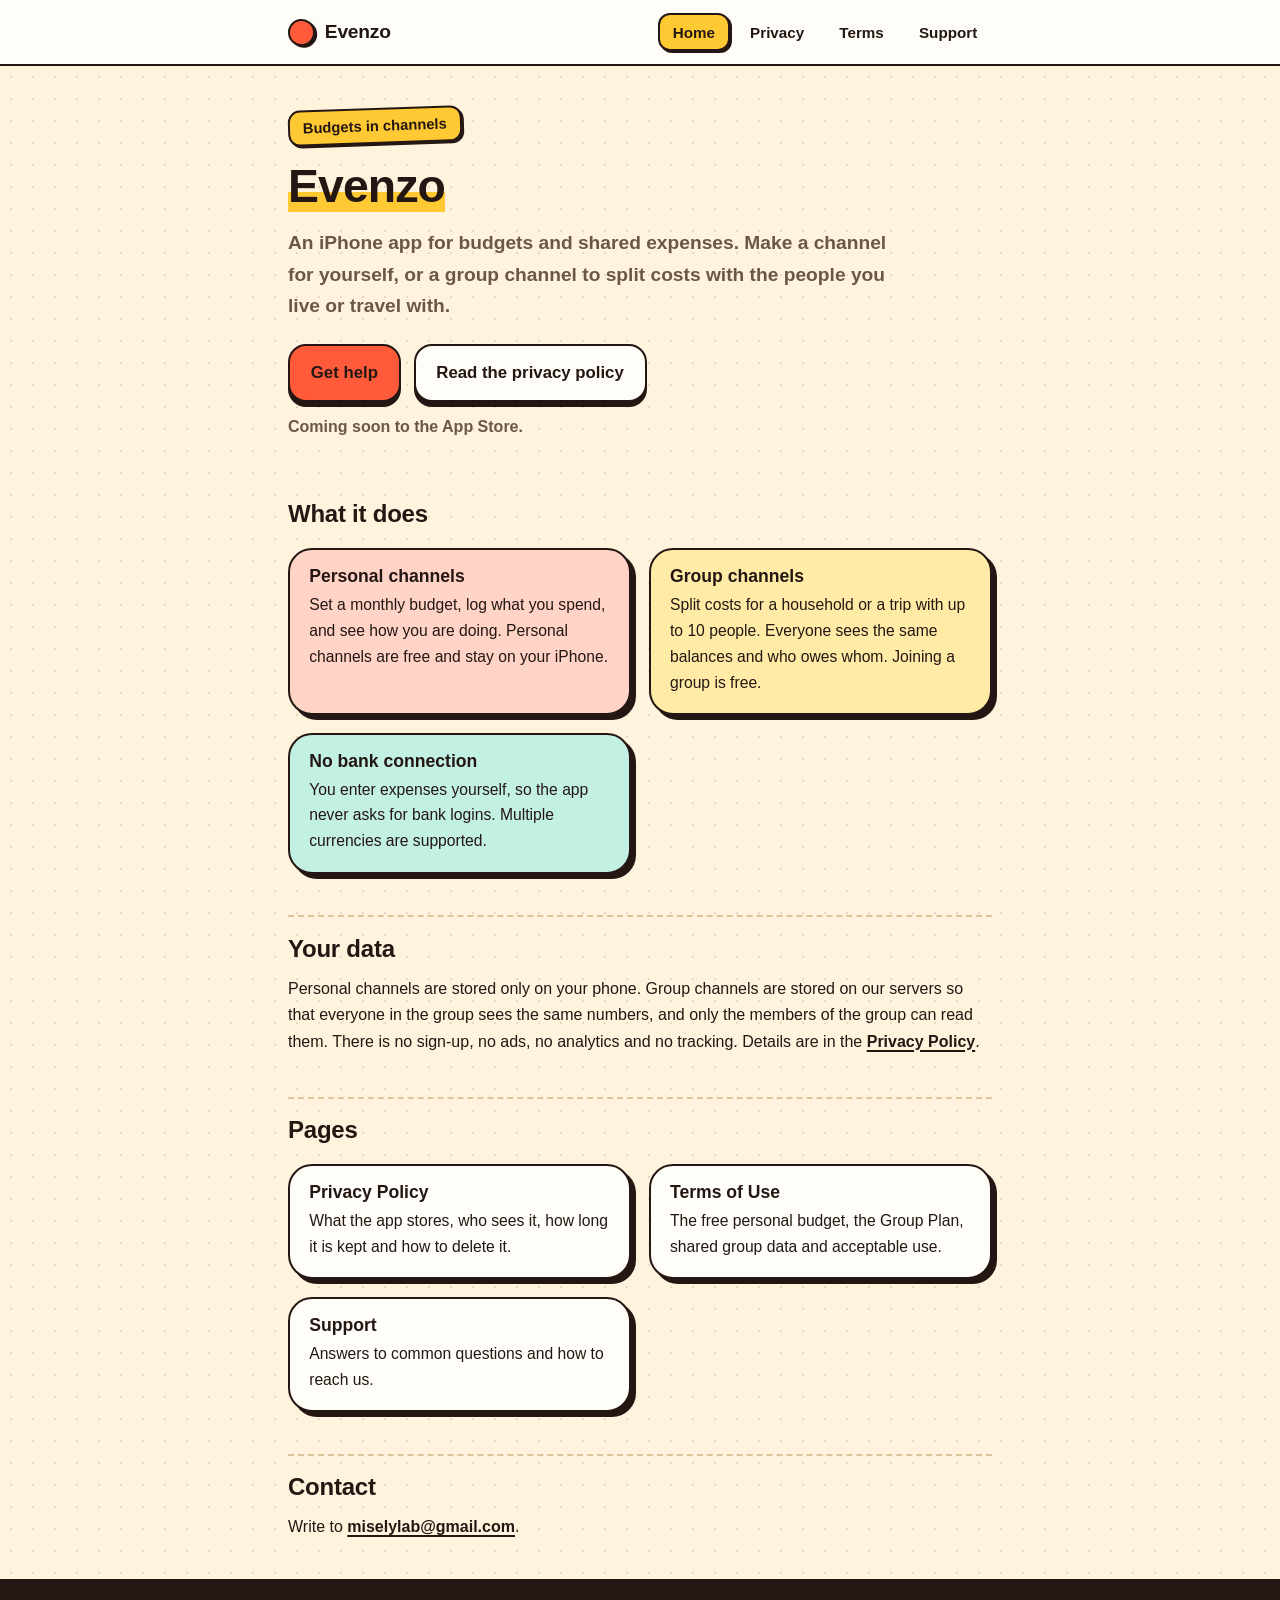
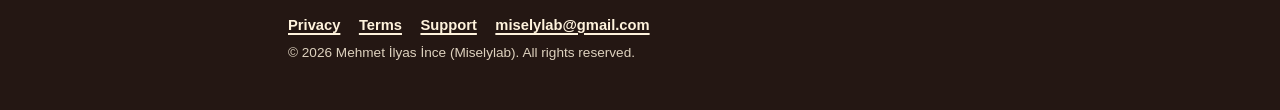
<file: index.html>
<!doctype html>
<html lang="en">
<head>
  <meta charset="utf-8">
  <meta name="viewport" content="width=device-width, initial-scale=1">
  <title>Evenzo</title>
  <meta name="description" content="Evenzo is an iPhone budget and expense tracker. Keep personal budgets private on your phone, or split costs in a group. No bank connection, no ads, no tracking.">
  <meta name="color-scheme" content="light">
  <meta name="theme-color" content="#FFF3DD">
  <link rel="canonical" href="https://inceilyas.github.io/evenzo-site/">
  <link rel="alternate" hreflang="en" href="https://inceilyas.github.io/evenzo-site/">
  <link rel="alternate" hreflang="x-default" href="https://inceilyas.github.io/evenzo-site/">
  <link rel="icon" type="image/svg+xml" href="assets/favicon.svg">
  <link rel="stylesheet" href="assets/style.css">
</head>
<body data-page="index">
  <a class="skip" href="#main">Skip to content</a>
  <header class="site-header">
    <div class="wrap bar">
      <a class="brand" href="index.html"><span class="mark" aria-hidden="true"></span>Evenzo</a>
      <nav aria-label="Main menu">
        <a href="index.html" aria-current="page">Home</a>
        <a href="privacy.html">Privacy</a>
        <a href="terms.html">Terms</a>
        <a href="support.html">Support</a>
      </nav>
      <details class="langmenu">
        <summary class="lang" aria-label="Language: English">English</summary>
        <ul class="lang-list">
          <li><a href="index.html" hreflang="en" lang="en" aria-current="true">English</a></li>
        </ul>
      </details>
    </div>
  </header>
  <main id="main" class="wrap">
<section class="hero">
  <p class="tag">Budgets in channels</p>
  <h1><span>Evenzo</span></h1>
  <p class="lead">An iPhone app for budgets and shared expenses. Make a channel for yourself, or a group channel to split costs with the people you live or travel with.</p>
  <p class="actions"><a class="btn" href="support.html">Get help</a> <a class="btn btn-quiet" href="privacy.html">Read the privacy policy</a></p>
  <p class="store">Coming soon to the App Store.</p>
</section>

<h2>What it does</h2>
<ul class="grid">
  <li class="card c-tomato"><h3>Personal channels</h3><p>Set a monthly budget, log what you spend, and see how you are doing. Personal channels are free and stay on your iPhone.</p></li>
  <li class="card c-sun"><h3>Group channels</h3><p>Split costs for a household or a trip with up to 10 people. Everyone sees the same balances and who owes whom. Joining a group is free.</p></li>
  <li class="card c-teal"><h3>No bank connection</h3><p>You enter expenses yourself, so the app never asks for bank logins. Multiple currencies are supported.</p></li>
</ul>

<h2>Your data</h2>
<p>Personal channels are stored only on your phone. Group channels are stored on our servers so that everyone in the group sees the same numbers, and only the members of the group can read them. There is no sign-up, no ads, no analytics and no tracking. Details are in the <a href="privacy.html">Privacy Policy</a>.</p>

<h2>Pages</h2>
<ul class="grid">
  <li class="card"><h3><a href="privacy.html">Privacy Policy</a></h3><p>What the app stores, who sees it, how long it is kept and how to delete it.</p></li>
  <li class="card"><h3><a href="terms.html">Terms of Use</a></h3><p>The free personal budget, the Group Plan, shared group data and acceptable use.</p></li>
  <li class="card"><h3><a href="support.html">Support</a></h3><p>Answers to common questions and how to reach us.</p></li>
</ul>

<h2>Contact</h2>
<p>Write to <a href="mailto:miselylab@gmail.com">miselylab@gmail.com</a>.</p>
  </main>
  <footer class="site-footer">
    <div class="wrap">
      <nav class="footer-langs-wrap" aria-label="Language">
        <ul class="lang-list footer-langs">
          <li><a href="index.html" hreflang="en" lang="en" aria-current="true">English</a></li>
        </ul>
      </nav>
      <p class="links"><a href="privacy.html">Privacy</a> <a href="terms.html">Terms</a> <a href="support.html">Support</a> <a href="mailto:miselylab@gmail.com">miselylab@gmail.com</a></p>
      <p class="small">&copy; 2026 Mehmet İlyas İnce (Miselylab). All rights reserved.</p>
    </div>
  </footer>
</body>
</html>
</file>
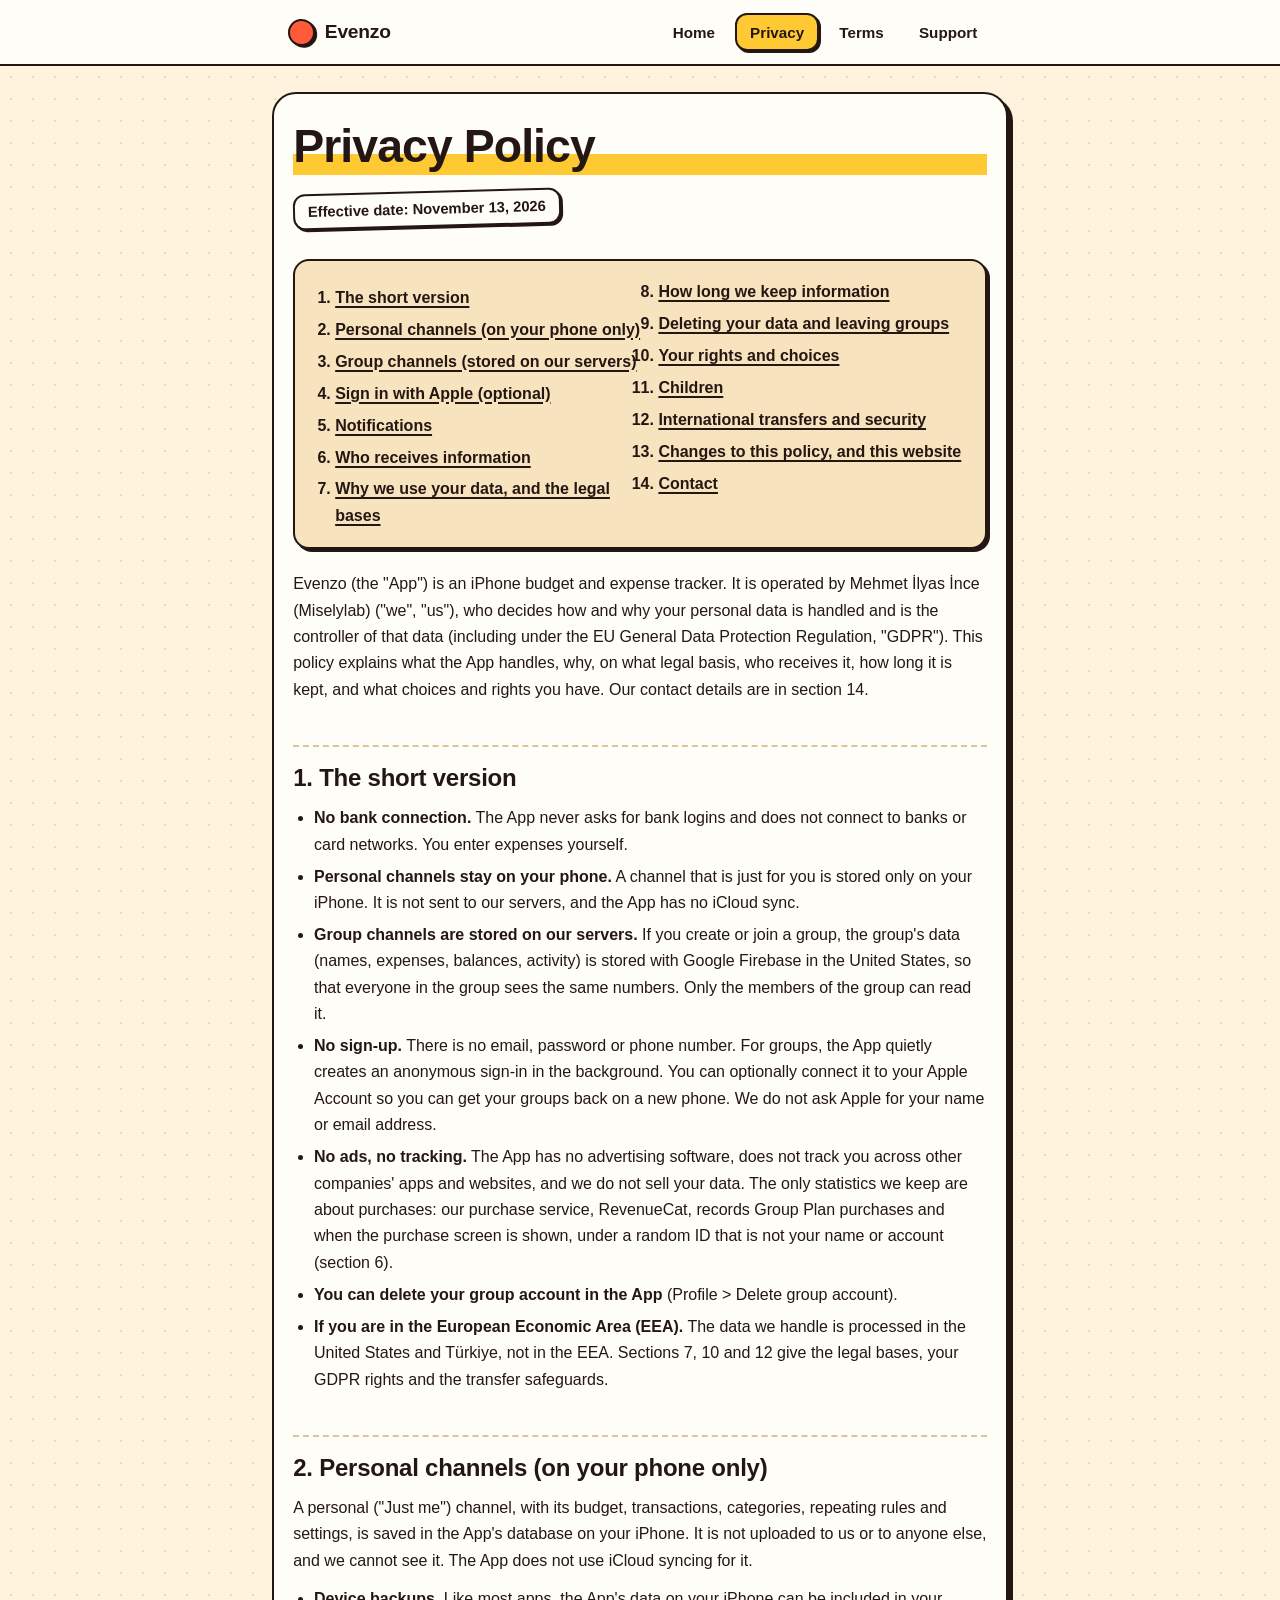
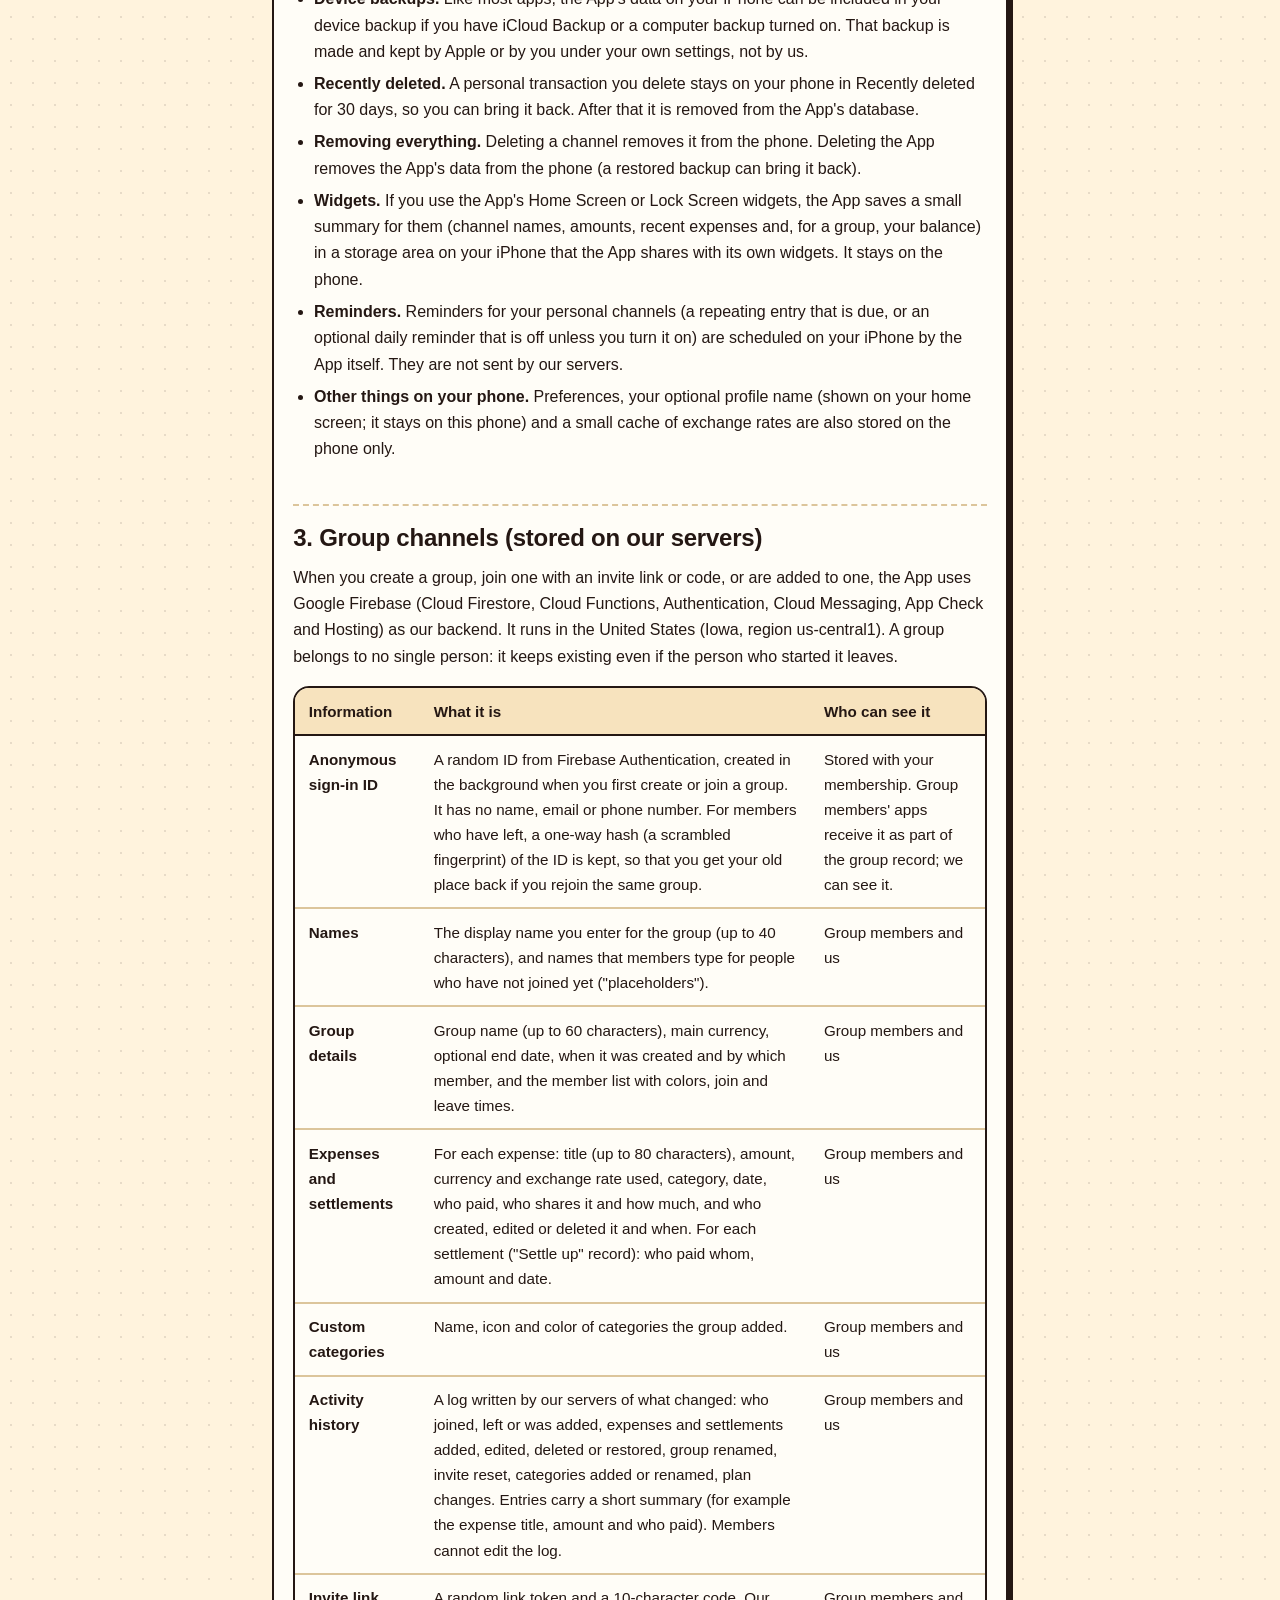
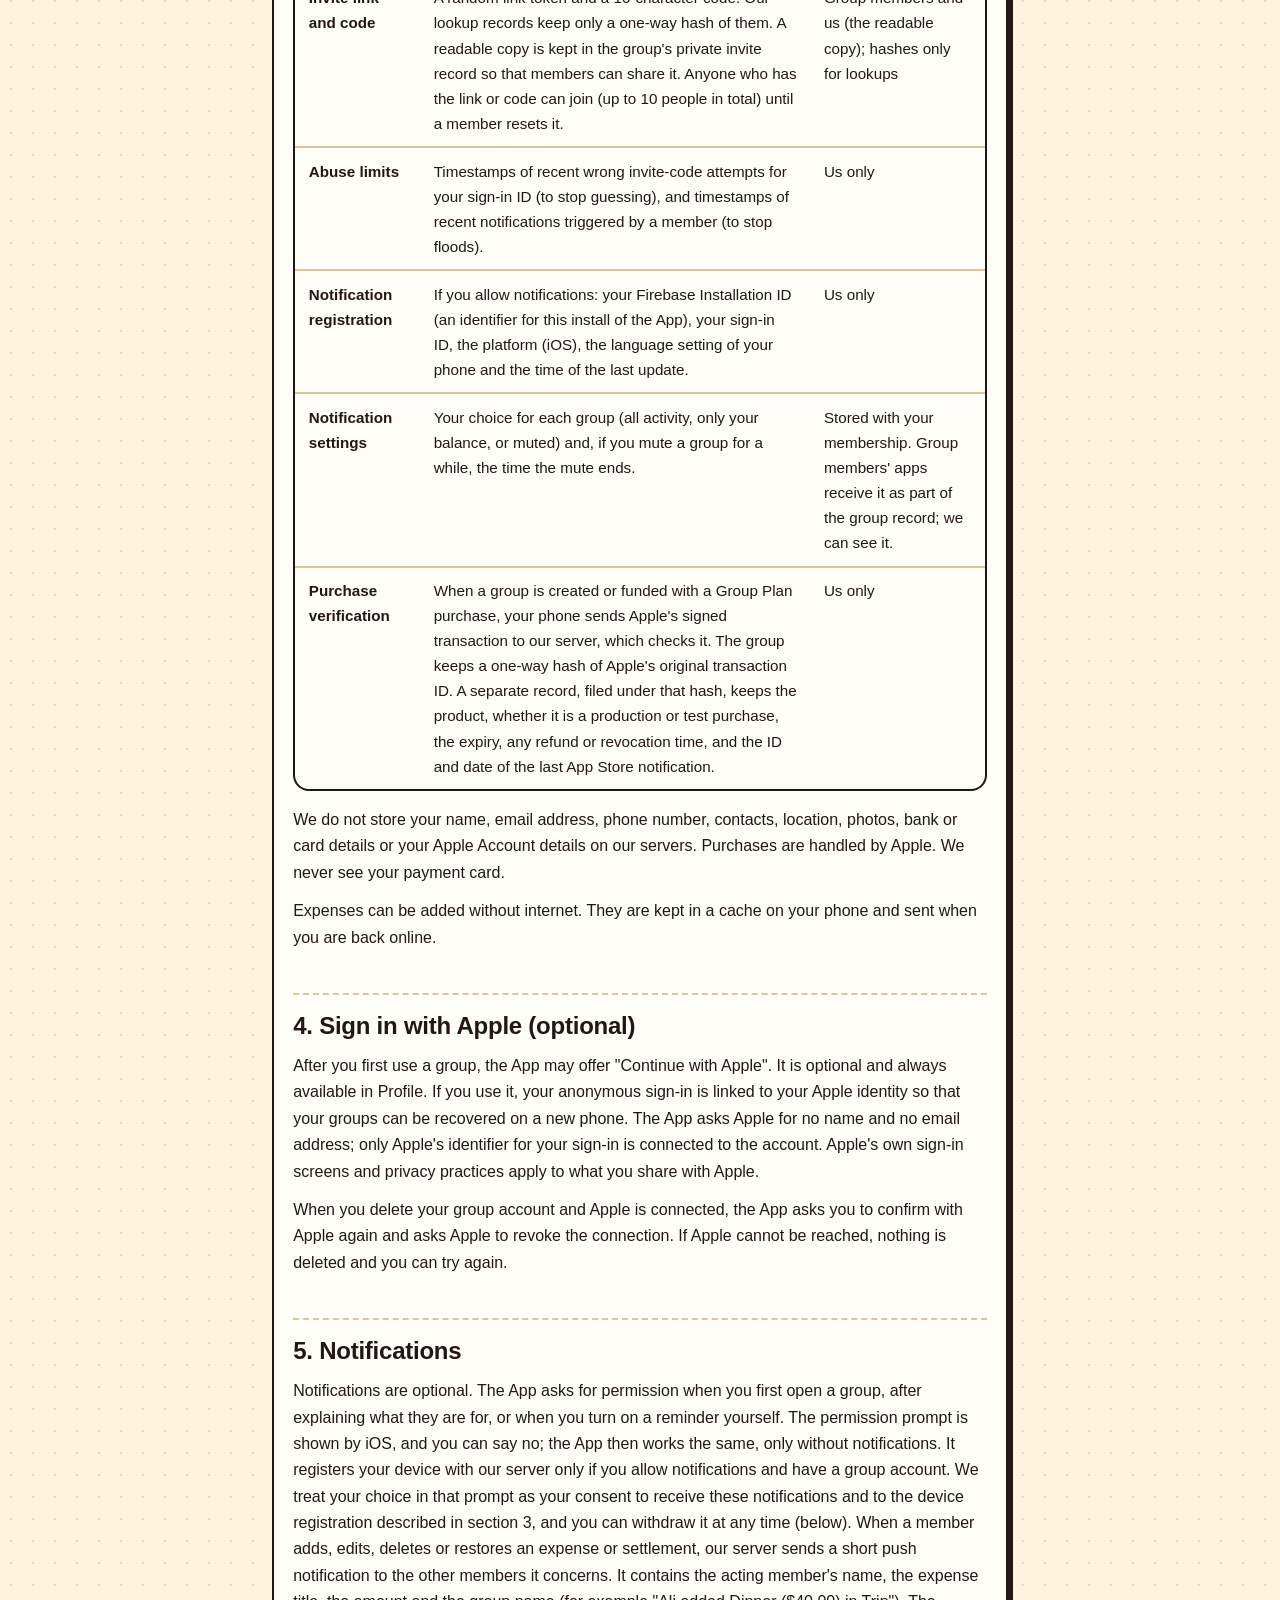
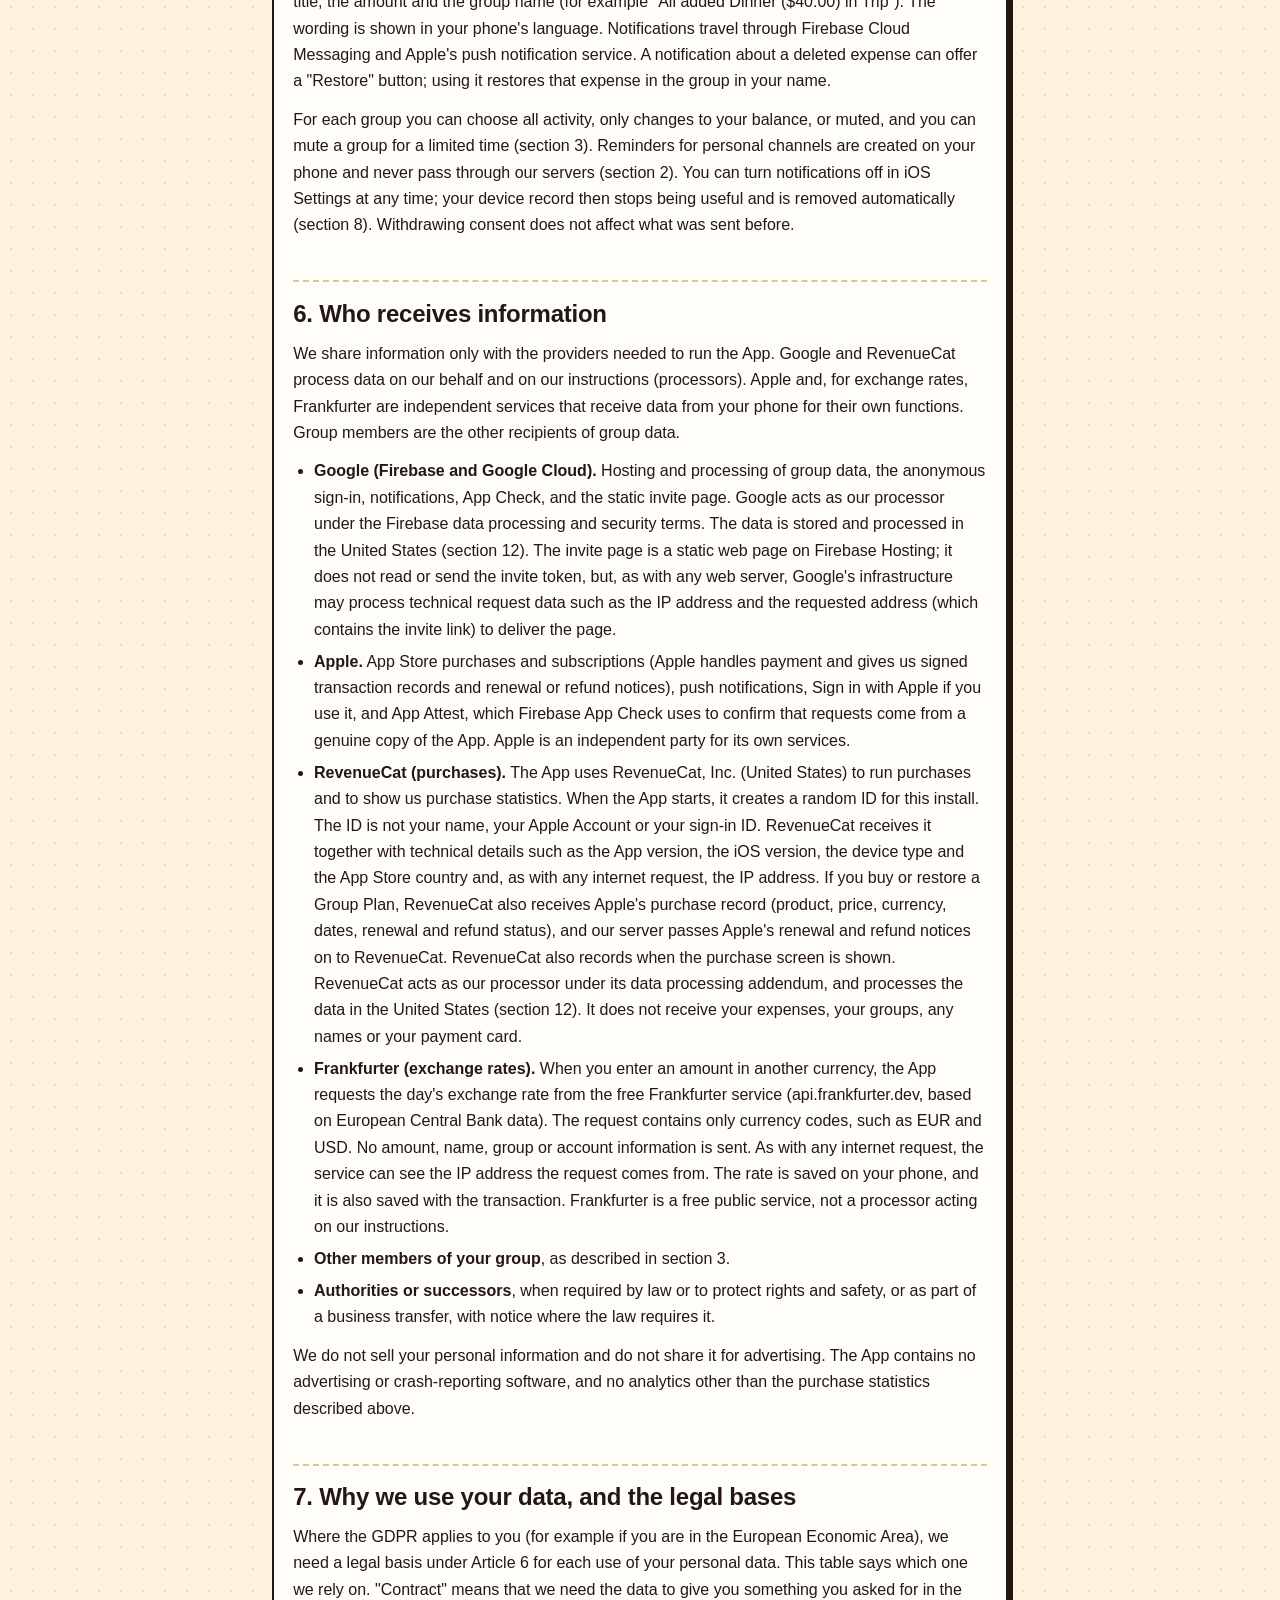
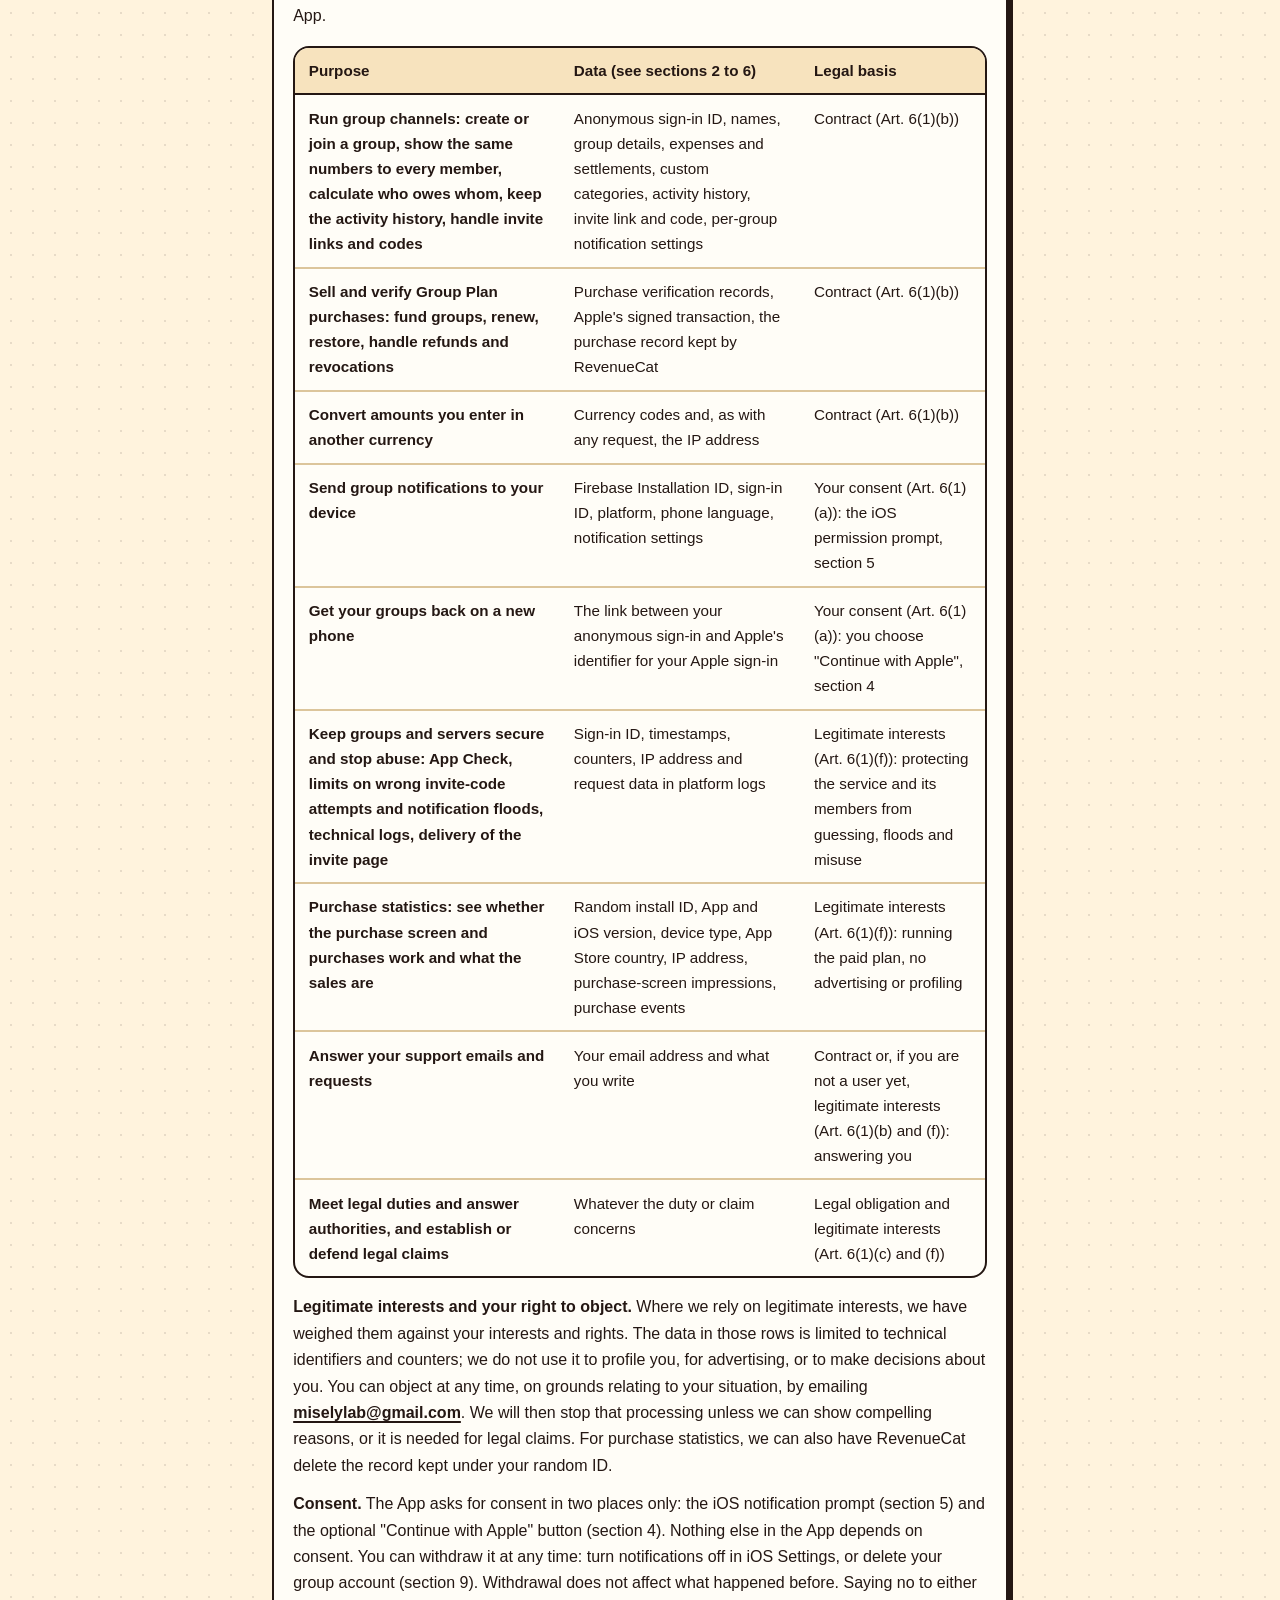
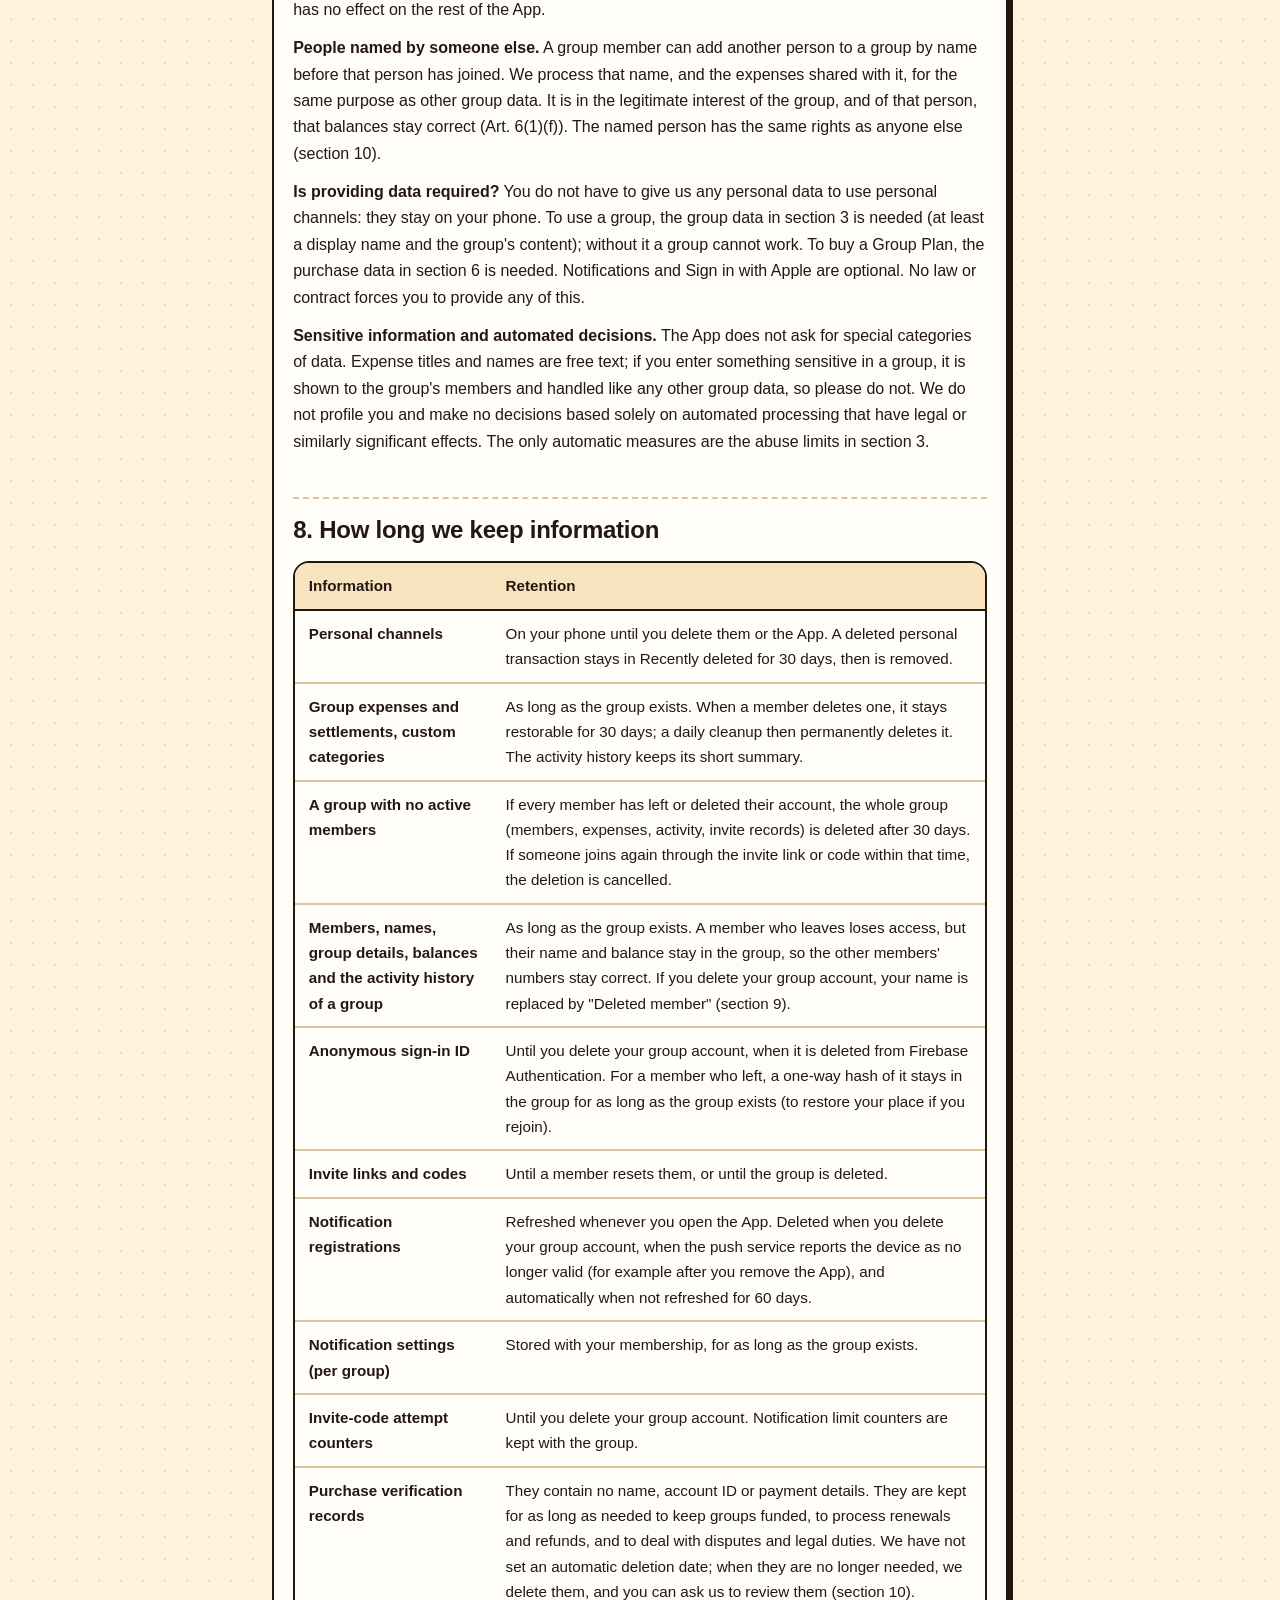
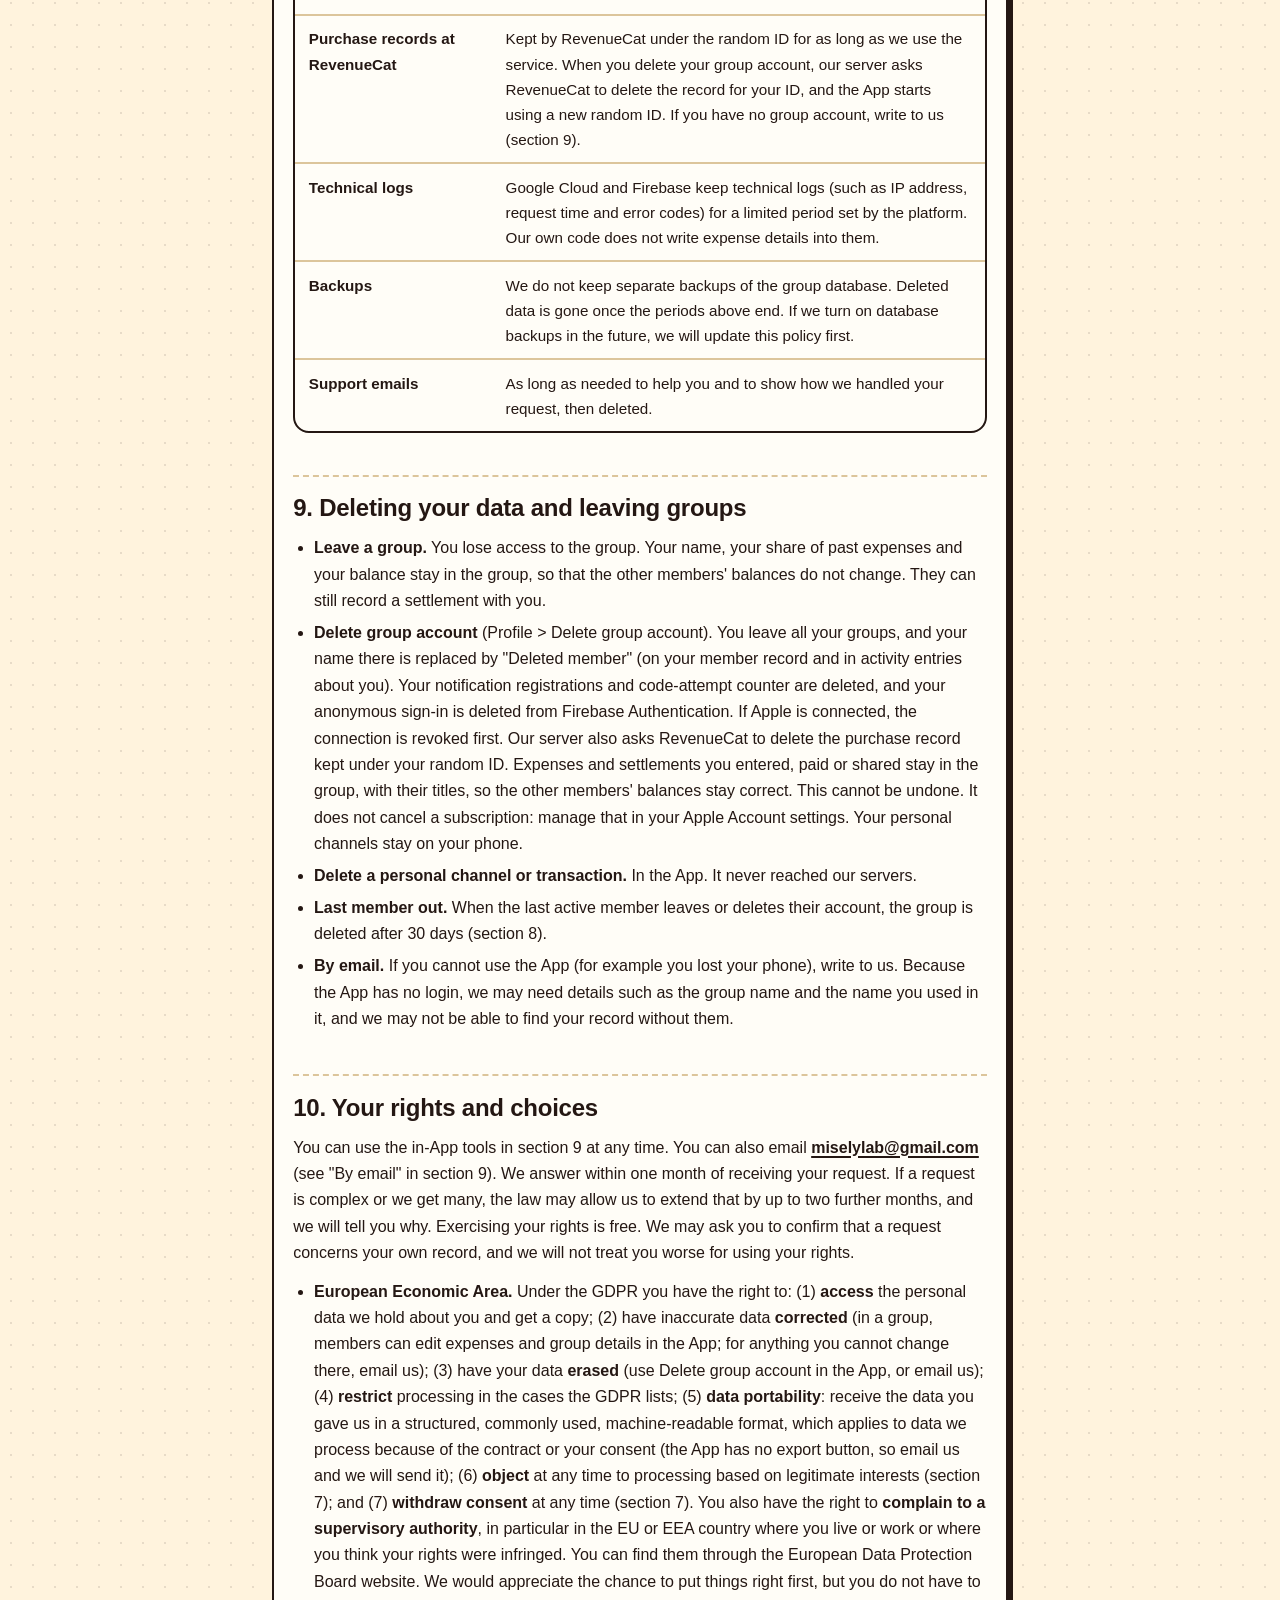
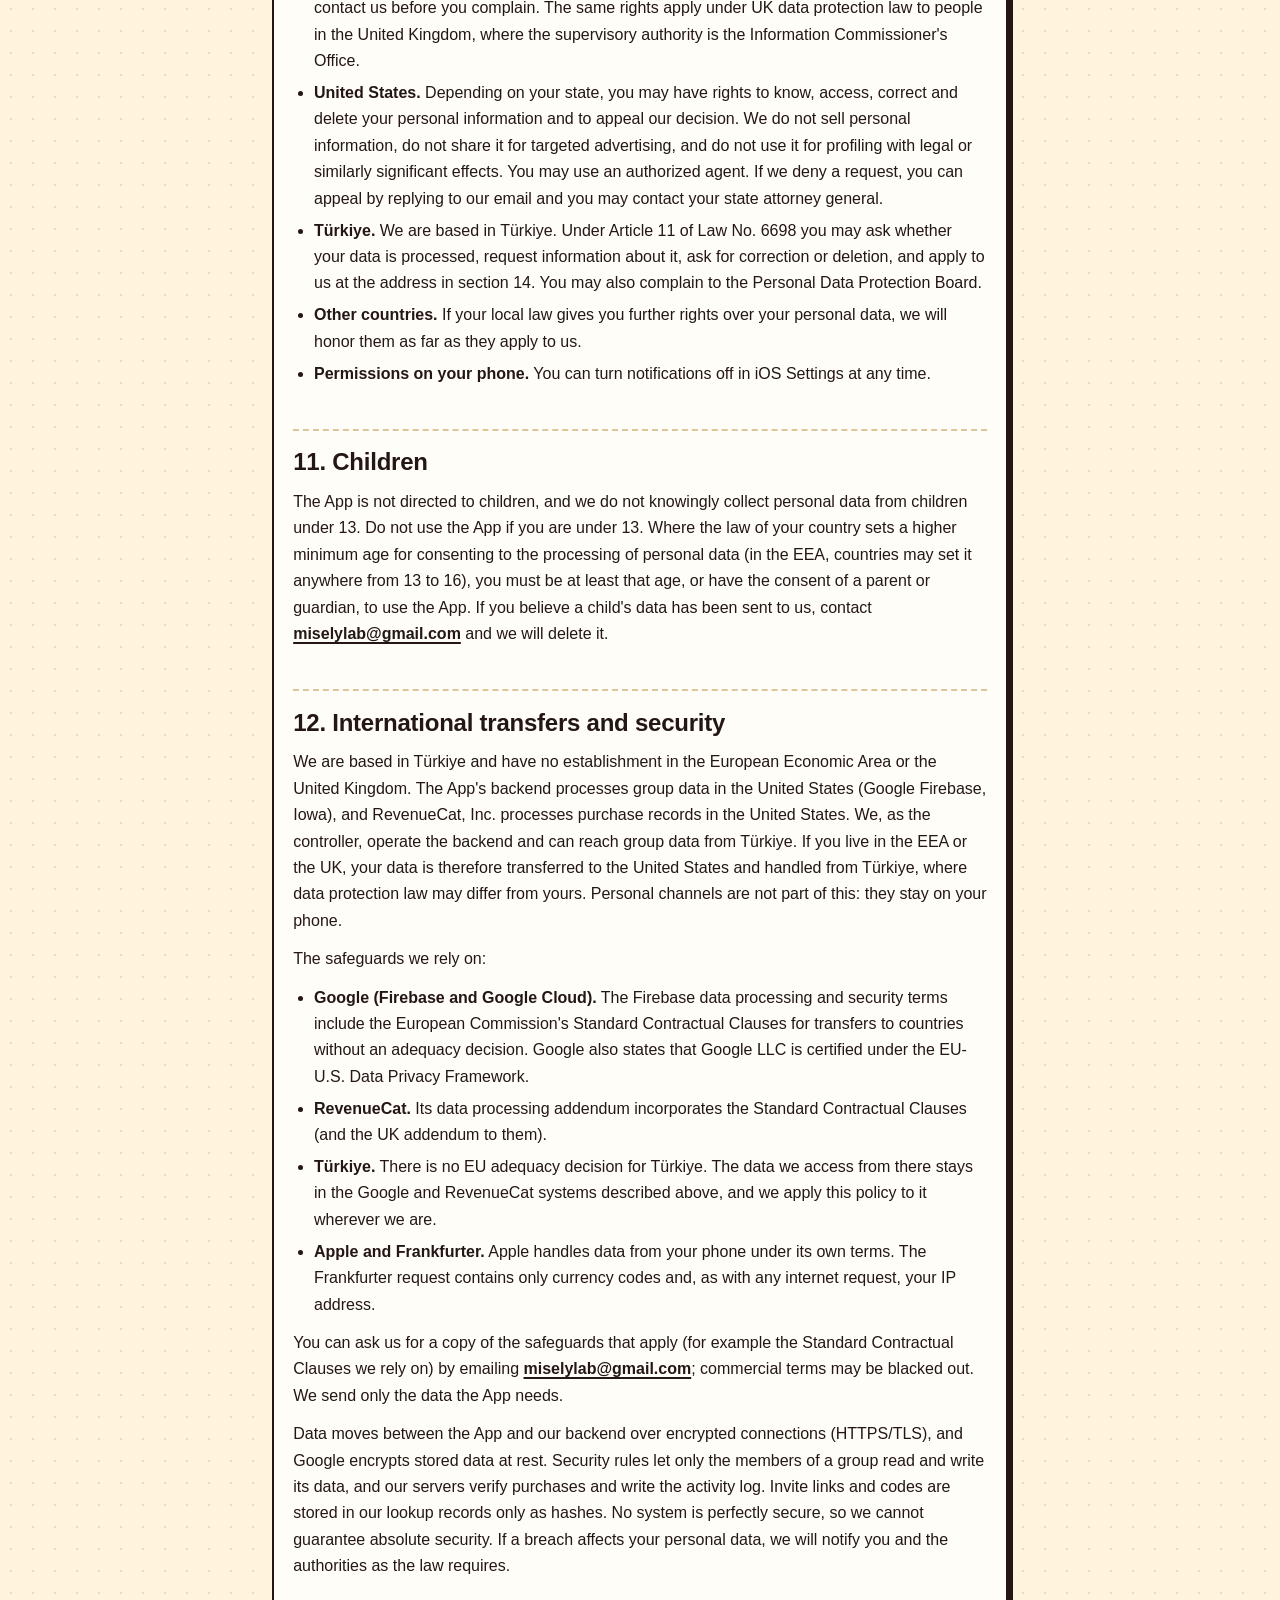
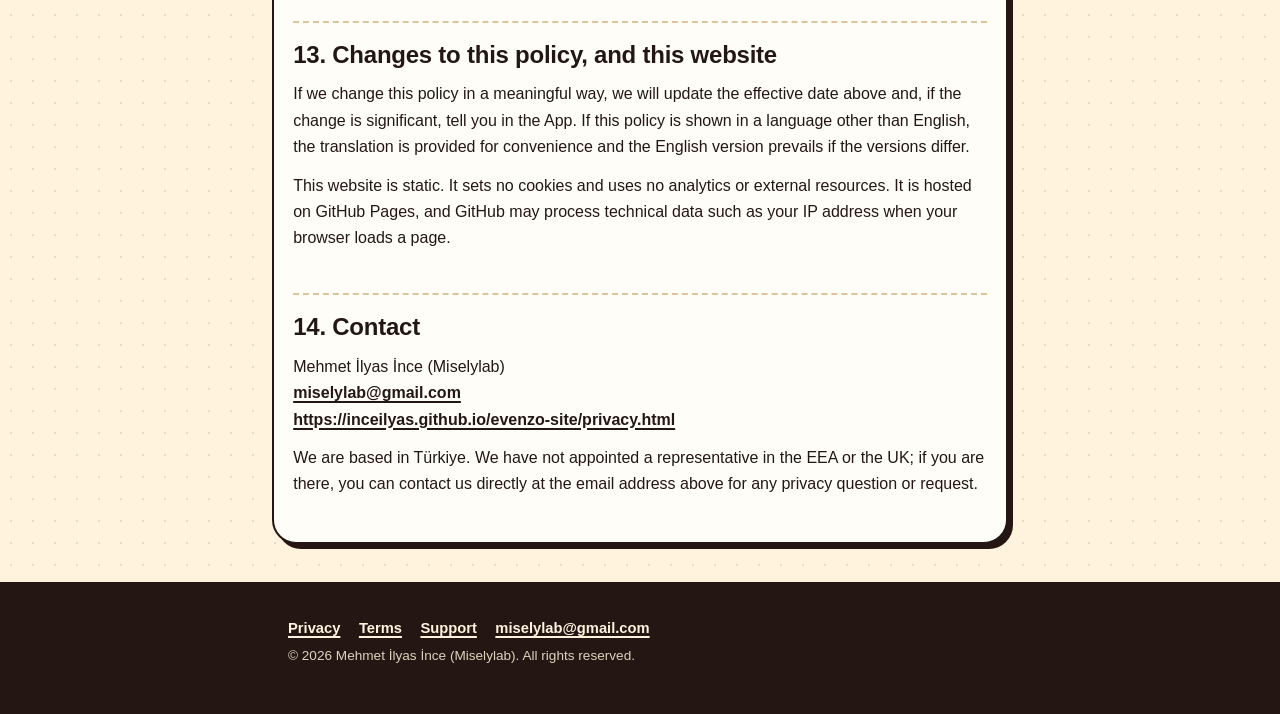
<file: privacy.html>
<!doctype html>
<html lang="en">
<head>
  <meta charset="utf-8">
  <meta name="viewport" content="width=device-width, initial-scale=1">
  <title>Privacy Policy | Evenzo</title>
  <meta name="description" content="How Evenzo handles your data: personal budgets stay on your phone, group budgets are stored on our servers. What is stored, who sees it, how long it is kept and how to delete it.">
  <meta name="color-scheme" content="light">
  <meta name="theme-color" content="#FFF3DD">
  <link rel="canonical" href="https://inceilyas.github.io/evenzo-site/privacy.html">
  <link rel="alternate" hreflang="en" href="https://inceilyas.github.io/evenzo-site/privacy.html">
  <link rel="alternate" hreflang="x-default" href="https://inceilyas.github.io/evenzo-site/privacy.html">
  <link rel="icon" type="image/svg+xml" href="assets/favicon.svg">
  <link rel="stylesheet" href="assets/style.css">
</head>
<body data-page="privacy">
  <a class="skip" href="#main">Skip to content</a>
  <header class="site-header">
    <div class="wrap bar">
      <a class="brand" href="index.html"><span class="mark" aria-hidden="true"></span>Evenzo</a>
      <nav aria-label="Main menu">
        <a href="index.html">Home</a>
        <a href="privacy.html" aria-current="page">Privacy</a>
        <a href="terms.html">Terms</a>
        <a href="support.html">Support</a>
      </nav>
      <details class="langmenu">
        <summary class="lang" aria-label="Language: English">English</summary>
        <ul class="lang-list">
          <li><a href="privacy.html" hreflang="en" lang="en" aria-current="true">English</a></li>
        </ul>
      </details>
    </div>
  </header>
  <main id="main" class="wrap">
<h1>Privacy Policy</h1>

<p class="meta">Effective date: November 13, 2026</p>

<nav class="toc" aria-label="Contents">
  <ol>
    <li><a href="#section-1">The short version</a></li>
    <li><a href="#section-2">Personal channels (on your phone only)</a></li>
    <li><a href="#section-3">Group channels (stored on our servers)</a></li>
    <li><a href="#section-4">Sign in with Apple (optional)</a></li>
    <li><a href="#section-5">Notifications</a></li>
    <li><a href="#section-6">Who receives information</a></li>
    <li><a href="#section-7">Why we use your data, and the legal bases</a></li>
    <li><a href="#section-8">How long we keep information</a></li>
    <li><a href="#section-9">Deleting your data and leaving groups</a></li>
    <li><a href="#section-10">Your rights and choices</a></li>
    <li><a href="#section-11">Children</a></li>
    <li><a href="#section-12">International transfers and security</a></li>
    <li><a href="#section-13">Changes to this policy, and this website</a></li>
    <li><a href="#section-14">Contact</a></li>
  </ol>
</nav>

<p>Evenzo (the "App") is an iPhone budget and expense tracker. It is operated by Mehmet İlyas İnce (Miselylab) ("we", "us"), who decides how and why your personal data is handled and is the controller of that data (including under the EU General Data Protection Regulation, "GDPR"). This policy explains what the App handles, why, on what legal basis, who receives it, how long it is kept, and what choices and rights you have. Our contact details are in section 14.</p>

<h2 id="section-1">1. The short version</h2>

<ul>
  <li><strong>No bank connection.</strong> The App never asks for bank logins and does not connect to banks or card networks. You enter expenses yourself.</li>
  <li><strong>Personal channels stay on your phone.</strong> A channel that is just for you is stored only on your iPhone. It is not sent to our servers, and the App has no iCloud sync.</li>
  <li><strong>Group channels are stored on our servers.</strong> If you create or join a group, the group's data (names, expenses, balances, activity) is stored with Google Firebase in the United States, so that everyone in the group sees the same numbers. Only the members of the group can read it.</li>
  <li><strong>No sign-up.</strong> There is no email, password or phone number. For groups, the App quietly creates an anonymous sign-in in the background. You can optionally connect it to your Apple Account so you can get your groups back on a new phone. We do not ask Apple for your name or email address.</li>
  <li><strong>No ads, no tracking.</strong> The App has no advertising software, does not track you across other companies' apps and websites, and we do not sell your data. The only statistics we keep are about purchases: our purchase service, RevenueCat, records Group Plan purchases and when the purchase screen is shown, under a random ID that is not your name or account (section 6).</li>
  <li><strong>You can delete your group account in the App</strong> (Profile &gt; Delete group account).</li>
  <li><strong>If you are in the European Economic Area (EEA).</strong> The data we handle is processed in the United States and Türkiye, not in the EEA. Sections 7, 10 and 12 give the legal bases, your GDPR rights and the transfer safeguards.</li>
</ul>

<h2 id="section-2">2. Personal channels (on your phone only)</h2>

<p>A personal ("Just me") channel, with its budget, transactions, categories, repeating rules and settings, is saved in the App's database on your iPhone. It is not uploaded to us or to anyone else, and we cannot see it. The App does not use iCloud syncing for it.</p>

<ul>
  <li><strong>Device backups.</strong> Like most apps, the App's data on your iPhone can be included in your device backup if you have iCloud Backup or a computer backup turned on. That backup is made and kept by Apple or by you under your own settings, not by us.</li>
  <li><strong>Recently deleted.</strong> A personal transaction you delete stays on your phone in Recently deleted for 30 days, so you can bring it back. After that it is removed from the App's database.</li>
  <li><strong>Removing everything.</strong> Deleting a channel removes it from the phone. Deleting the App removes the App's data from the phone (a restored backup can bring it back).</li>
  <li><strong>Widgets.</strong> If you use the App's Home Screen or Lock Screen widgets, the App saves a small summary for them (channel names, amounts, recent expenses and, for a group, your balance) in a storage area on your iPhone that the App shares with its own widgets. It stays on the phone.</li>
  <li><strong>Reminders.</strong> Reminders for your personal channels (a repeating entry that is due, or an optional daily reminder that is off unless you turn it on) are scheduled on your iPhone by the App itself. They are not sent by our servers.</li>
  <li><strong>Other things on your phone.</strong> Preferences, your optional profile name (shown on your home screen; it stays on this phone) and a small cache of exchange rates are also stored on the phone only.</li>
</ul>

<h2 id="section-3">3. Group channels (stored on our servers)</h2>

<p>When you create a group, join one with an invite link or code, or are added to one, the App uses Google Firebase (Cloud Firestore, Cloud Functions, Authentication, Cloud Messaging, App Check and Hosting) as our backend. It runs in the United States (Iowa, region us-central1). A group belongs to no single person: it keeps existing even if the person who started it leaves.</p>

<div class="table-wrap" tabindex="0" role="region" aria-label="Table">
<table>
  <thead><tr>
<th scope="col">Information</th><th scope="col">What it is</th><th scope="col">Who can see it</th></tr></thead>
  <tbody>
    <tr><td>Anonymous sign-in ID</td><td>A random ID from Firebase Authentication, created in the background when you first create or join a group. It has no name, email or phone number. For members who have left, a one-way hash (a scrambled fingerprint) of the ID is kept, so that you get your old place back if you rejoin the same group.</td><td>Stored with your membership. Group members' apps receive it as part of the group record; we can see it.</td></tr>
    <tr><td>Names</td><td>The display name you enter for the group (up to 40 characters), and names that members type for people who have not joined yet ("placeholders").</td><td>Group members and us</td></tr>
    <tr><td>Group details</td><td>Group name (up to 60 characters), main currency, optional end date, when it was created and by which member, and the member list with colors, join and leave times.</td><td>Group members and us</td></tr>
    <tr><td>Expenses and settlements</td><td>For each expense: title (up to 80 characters), amount, currency and exchange rate used, category, date, who paid, who shares it and how much, and who created, edited or deleted it and when. For each settlement ("Settle up" record): who paid whom, amount and date.</td><td>Group members and us</td></tr>
    <tr><td>Custom categories</td><td>Name, icon and color of categories the group added.</td><td>Group members and us</td></tr>
    <tr><td>Activity history</td><td>A log written by our servers of what changed: who joined, left or was added, expenses and settlements added, edited, deleted or restored, group renamed, invite reset, categories added or renamed, plan changes. Entries carry a short summary (for example the expense title, amount and who paid). Members cannot edit the log.</td><td>Group members and us</td></tr>
    <tr><td>Invite link and code</td><td>A random link token and a 10-character code. Our lookup records keep only a one-way hash of them. A readable copy is kept in the group's private invite record so that members can share it. Anyone who has the link or code can join (up to 10 people in total) until a member resets it.</td><td>Group members and us (the readable copy); hashes only for lookups</td></tr>
    <tr><td>Abuse limits</td><td>Timestamps of recent wrong invite-code attempts for your sign-in ID (to stop guessing), and timestamps of recent notifications triggered by a member (to stop floods).</td><td>Us only</td></tr>
    <tr><td>Notification registration</td><td>If you allow notifications: your Firebase Installation ID (an identifier for this install of the App), your sign-in ID, the platform (iOS), the language setting of your phone and the time of the last update.</td><td>Us only</td></tr>
    <tr><td>Notification settings</td><td>Your choice for each group (all activity, only your balance, or muted) and, if you mute a group for a while, the time the mute ends.</td><td>Stored with your membership. Group members' apps receive it as part of the group record; we can see it.</td></tr>
    <tr><td>Purchase verification</td><td>When a group is created or funded with a Group Plan purchase, your phone sends Apple's signed transaction to our server, which checks it. The group keeps a one-way hash of Apple's original transaction ID. A separate record, filed under that hash, keeps the product, whether it is a production or test purchase, the expiry, any refund or revocation time, and the ID and date of the last App Store notification.</td><td>Us only</td></tr>
  </tbody>
</table>
</div>

<p>We do not store your name, email address, phone number, contacts, location, photos, bank or card details or your Apple Account details on our servers. Purchases are handled by Apple. We never see your payment card.</p>

<p>Expenses can be added without internet. They are kept in a cache on your phone and sent when you are back online.</p>

<h2 id="section-4">4. Sign in with Apple (optional)</h2>

<p>After you first use a group, the App may offer "Continue with Apple". It is optional and always available in Profile. If you use it, your anonymous sign-in is linked to your Apple identity so that your groups can be recovered on a new phone. The App asks Apple for no name and no email address; only Apple's identifier for your sign-in is connected to the account. Apple's own sign-in screens and privacy practices apply to what you share with Apple.</p>

<p>When you delete your group account and Apple is connected, the App asks you to confirm with Apple again and asks Apple to revoke the connection. If Apple cannot be reached, nothing is deleted and you can try again.</p>

<h2 id="section-5">5. Notifications</h2>

<p>Notifications are optional. The App asks for permission when you first open a group, after explaining what they are for, or when you turn on a reminder yourself. The permission prompt is shown by iOS, and you can say no; the App then works the same, only without notifications. It registers your device with our server only if you allow notifications and have a group account. We treat your choice in that prompt as your consent to receive these notifications and to the device registration described in section 3, and you can withdraw it at any time (below). When a member adds, edits, deletes or restores an expense or settlement, our server sends a short push notification to the other members it concerns. It contains the acting member's name, the expense title, the amount and the group name (for example "Ali added Dinner ($40.00) in Trip"). The wording is shown in your phone's language. Notifications travel through Firebase Cloud Messaging and Apple's push notification service. A notification about a deleted expense can offer a "Restore" button; using it restores that expense in the group in your name.</p>

<p>For each group you can choose all activity, only changes to your balance, or muted, and you can mute a group for a limited time (section 3). Reminders for personal channels are created on your phone and never pass through our servers (section 2). You can turn notifications off in iOS Settings at any time; your device record then stops being useful and is removed automatically (section 8). Withdrawing consent does not affect what was sent before.</p>

<h2 id="section-6">6. Who receives information</h2>

<p>We share information only with the providers needed to run the App. Google and RevenueCat process data on our behalf and on our instructions (processors). Apple and, for exchange rates, Frankfurter are independent services that receive data from your phone for their own functions. Group members are the other recipients of group data.</p>

<ul>
  <li><strong>Google (Firebase and Google Cloud).</strong> Hosting and processing of group data, the anonymous sign-in, notifications, App Check, and the static invite page. Google acts as our processor under the Firebase data processing and security terms. The data is stored and processed in the United States (section 12). The invite page is a static web page on Firebase Hosting; it does not read or send the invite token, but, as with any web server, Google's infrastructure may process technical request data such as the IP address and the requested address (which contains the invite link) to deliver the page.</li>
  <li><strong>Apple.</strong> App Store purchases and subscriptions (Apple handles payment and gives us signed transaction records and renewal or refund notices), push notifications, Sign in with Apple if you use it, and App Attest, which Firebase App Check uses to confirm that requests come from a genuine copy of the App. Apple is an independent party for its own services.</li>
  <li><strong>RevenueCat (purchases).</strong> The App uses RevenueCat, Inc. (United States) to run purchases and to show us purchase statistics. When the App starts, it creates a random ID for this install. The ID is not your name, your Apple Account or your sign-in ID. RevenueCat receives it together with technical details such as the App version, the iOS version, the device type and the App Store country and, as with any internet request, the IP address. If you buy or restore a Group Plan, RevenueCat also receives Apple's purchase record (product, price, currency, dates, renewal and refund status), and our server passes Apple's renewal and refund notices on to RevenueCat. RevenueCat also records when the purchase screen is shown. RevenueCat acts as our processor under its data processing addendum, and processes the data in the United States (section 12). It does not receive your expenses, your groups, any names or your payment card.</li>
  <li><strong>Frankfurter (exchange rates).</strong> When you enter an amount in another currency, the App requests the day's exchange rate from the free Frankfurter service (api.frankfurter.dev, based on European Central Bank data). The request contains only currency codes, such as EUR and USD. No amount, name, group or account information is sent. As with any internet request, the service can see the IP address the request comes from. The rate is saved on your phone, and it is also saved with the transaction. Frankfurter is a free public service, not a processor acting on our instructions.</li>
  <li><strong>Other members of your group</strong>, as described in section 3.</li>
  <li><strong>Authorities or successors</strong>, when required by law or to protect rights and safety, or as part of a business transfer, with notice where the law requires it.</li>
</ul>

<p>We do not sell your personal information and do not share it for advertising. The App contains no advertising or crash-reporting software, and no analytics other than the purchase statistics described above.</p>

<h2 id="section-7">7. Why we use your data, and the legal bases</h2>

<p>Where the GDPR applies to you (for example if you are in the European Economic Area), we need a legal basis under Article 6 for each use of your personal data. This table says which one we rely on. "Contract" means that we need the data to give you something you asked for in the App.</p>

<div class="table-wrap" tabindex="0" role="region" aria-label="Table">
<table>
  <thead><tr>
<th scope="col">Purpose</th><th scope="col">Data (see sections 2 to 6)</th><th scope="col">Legal basis</th></tr></thead>
  <tbody>
    <tr><td>Run group channels: create or join a group, show the same numbers to every member, calculate who owes whom, keep the activity history, handle invite links and codes</td><td>Anonymous sign-in ID, names, group details, expenses and settlements, custom categories, activity history, invite link and code, per-group notification settings</td><td>Contract (Art. 6(1)(b))</td></tr>
    <tr><td>Sell and verify Group Plan purchases: fund groups, renew, restore, handle refunds and revocations</td><td>Purchase verification records, Apple's signed transaction, the purchase record kept by RevenueCat</td><td>Contract (Art. 6(1)(b))</td></tr>
    <tr><td>Convert amounts you enter in another currency</td><td>Currency codes and, as with any request, the IP address</td><td>Contract (Art. 6(1)(b))</td></tr>
    <tr><td>Send group notifications to your device</td><td>Firebase Installation ID, sign-in ID, platform, phone language, notification settings</td><td>Your consent (Art. 6(1)(a)): the iOS permission prompt, section 5</td></tr>
    <tr><td>Get your groups back on a new phone</td><td>The link between your anonymous sign-in and Apple's identifier for your Apple sign-in</td><td>Your consent (Art. 6(1)(a)): you choose "Continue with Apple", section 4</td></tr>
    <tr><td>Keep groups and servers secure and stop abuse: App Check, limits on wrong invite-code attempts and notification floods, technical logs, delivery of the invite page</td><td>Sign-in ID, timestamps, counters, IP address and request data in platform logs</td><td>Legitimate interests (Art. 6(1)(f)): protecting the service and its members from guessing, floods and misuse</td></tr>
    <tr><td>Purchase statistics: see whether the purchase screen and purchases work and what the sales are</td><td>Random install ID, App and iOS version, device type, App Store country, IP address, purchase-screen impressions, purchase events</td><td>Legitimate interests (Art. 6(1)(f)): running the paid plan, no advertising or profiling</td></tr>
    <tr><td>Answer your support emails and requests</td><td>Your email address and what you write</td><td>Contract or, if you are not a user yet, legitimate interests (Art. 6(1)(b) and (f)): answering you</td></tr>
    <tr><td>Meet legal duties and answer authorities, and establish or defend legal claims</td><td>Whatever the duty or claim concerns</td><td>Legal obligation and legitimate interests (Art. 6(1)(c) and (f))</td></tr>
  </tbody>
</table>
</div>

<p><strong>Legitimate interests and your right to object.</strong> Where we rely on legitimate interests, we have weighed them against your interests and rights. The data in those rows is limited to technical identifiers and counters; we do not use it to profile you, for advertising, or to make decisions about you. You can object at any time, on grounds relating to your situation, by emailing <a href="mailto:miselylab@gmail.com">miselylab@gmail.com</a>. We will then stop that processing unless we can show compelling reasons, or it is needed for legal claims. For purchase statistics, we can also have RevenueCat delete the record kept under your random ID.</p>

<p><strong>Consent.</strong> The App asks for consent in two places only: the iOS notification prompt (section 5) and the optional "Continue with Apple" button (section 4). Nothing else in the App depends on consent. You can withdraw it at any time: turn notifications off in iOS Settings, or delete your group account (section 9). Withdrawal does not affect what happened before. Saying no to either has no effect on the rest of the App.</p>

<p><strong>People named by someone else.</strong> A group member can add another person to a group by name before that person has joined. We process that name, and the expenses shared with it, for the same purpose as other group data. It is in the legitimate interest of the group, and of that person, that balances stay correct (Art. 6(1)(f)). The named person has the same rights as anyone else (section 10).</p>

<p><strong>Is providing data required?</strong> You do not have to give us any personal data to use personal channels: they stay on your phone. To use a group, the group data in section 3 is needed (at least a display name and the group's content); without it a group cannot work. To buy a Group Plan, the purchase data in section 6 is needed. Notifications and Sign in with Apple are optional. No law or contract forces you to provide any of this.</p>

<p><strong>Sensitive information and automated decisions.</strong> The App does not ask for special categories of data. Expense titles and names are free text; if you enter something sensitive in a group, it is shown to the group's members and handled like any other group data, so please do not. We do not profile you and make no decisions based solely on automated processing that have legal or similarly significant effects. The only automatic measures are the abuse limits in section 3.</p>

<h2 id="section-8">8. How long we keep information</h2>

<div class="table-wrap" tabindex="0" role="region" aria-label="Table">
<table>
  <thead><tr>
<th scope="col">Information</th><th scope="col">Retention</th></tr></thead>
  <tbody>
    <tr><td>Personal channels</td><td>On your phone until you delete them or the App. A deleted personal transaction stays in Recently deleted for 30 days, then is removed.</td></tr>
    <tr><td>Group expenses and settlements, custom categories</td><td>As long as the group exists. When a member deletes one, it stays restorable for 30 days; a daily cleanup then permanently deletes it. The activity history keeps its short summary.</td></tr>
    <tr><td>A group with no active members</td><td>If every member has left or deleted their account, the whole group (members, expenses, activity, invite records) is deleted after 30 days. If someone joins again through the invite link or code within that time, the deletion is cancelled.</td></tr>
    <tr><td>Members, names, group details, balances and the activity history of a group</td><td>As long as the group exists. A member who leaves loses access, but their name and balance stay in the group, so the other members' numbers stay correct. If you delete your group account, your name is replaced by "Deleted member" (section 9).</td></tr>
    <tr><td>Anonymous sign-in ID</td><td>Until you delete your group account, when it is deleted from Firebase Authentication. For a member who left, a one-way hash of it stays in the group for as long as the group exists (to restore your place if you rejoin).</td></tr>
    <tr><td>Invite links and codes</td><td>Until a member resets them, or until the group is deleted.</td></tr>
    <tr><td>Notification registrations</td><td>Refreshed whenever you open the App. Deleted when you delete your group account, when the push service reports the device as no longer valid (for example after you remove the App), and automatically when not refreshed for 60 days.</td></tr>
    <tr><td>Notification settings (per group)</td><td>Stored with your membership, for as long as the group exists.</td></tr>
    <tr><td>Invite-code attempt counters</td><td>Until you delete your group account. Notification limit counters are kept with the group.</td></tr>
    <tr><td>Purchase verification records</td><td>They contain no name, account ID or payment details. They are kept for as long as needed to keep groups funded, to process renewals and refunds, and to deal with disputes and legal duties. We have not set an automatic deletion date; when they are no longer needed, we delete them, and you can ask us to review them (section 10).</td></tr>
    <tr><td>Purchase records at RevenueCat</td><td>Kept by RevenueCat under the random ID for as long as we use the service. When you delete your group account, our server asks RevenueCat to delete the record for your ID, and the App starts using a new random ID. If you have no group account, write to us (section 9).</td></tr>
    <tr><td>Technical logs</td><td>Google Cloud and Firebase keep technical logs (such as IP address, request time and error codes) for a limited period set by the platform. Our own code does not write expense details into them.</td></tr>
    <tr><td>Backups</td><td>We do not keep separate backups of the group database. Deleted data is gone once the periods above end. If we turn on database backups in the future, we will update this policy first.</td></tr>
    <tr><td>Support emails</td><td>As long as needed to help you and to show how we handled your request, then deleted.</td></tr>
  </tbody>
</table>
</div>

<h2 id="section-9">9. Deleting your data and leaving groups</h2>

<ul>
  <li><strong>Leave a group.</strong> You lose access to the group. Your name, your share of past expenses and your balance stay in the group, so that the other members' balances do not change. They can still record a settlement with you.</li>
  <li><strong>Delete group account</strong> (Profile &gt; Delete group account). You leave all your groups, and your name there is replaced by "Deleted member" (on your member record and in activity entries about you). Your notification registrations and code-attempt counter are deleted, and your anonymous sign-in is deleted from Firebase Authentication. If Apple is connected, the connection is revoked first. Our server also asks RevenueCat to delete the purchase record kept under your random ID. Expenses and settlements you entered, paid or shared stay in the group, with their titles, so the other members' balances stay correct. This cannot be undone. It does not cancel a subscription: manage that in your Apple Account settings. Your personal channels stay on your phone.</li>
  <li><strong>Delete a personal channel or transaction.</strong> In the App. It never reached our servers.</li>
  <li><strong>Last member out.</strong> When the last active member leaves or deletes their account, the group is deleted after 30 days (section 8).</li>
  <li><strong>By email.</strong> If you cannot use the App (for example you lost your phone), write to us. Because the App has no login, we may need details such as the group name and the name you used in it, and we may not be able to find your record without them.</li>
</ul>

<h2 id="section-10">10. Your rights and choices</h2>

<p>You can use the in-App tools in section 9 at any time. You can also email <a href="mailto:miselylab@gmail.com">miselylab@gmail.com</a> (see "By email" in section 9). We answer within one month of receiving your request. If a request is complex or we get many, the law may allow us to extend that by up to two further months, and we will tell you why. Exercising your rights is free. We may ask you to confirm that a request concerns your own record, and we will not treat you worse for using your rights.</p>

<ul>
  <li><strong>European Economic Area.</strong> Under the GDPR you have the right to: (1) <strong>access</strong> the personal data we hold about you and get a copy; (2) have inaccurate data <strong>corrected</strong> (in a group, members can edit expenses and group details in the App; for anything you cannot change there, email us); (3) have your data <strong>erased</strong> (use Delete group account in the App, or email us); (4) <strong>restrict</strong> processing in the cases the GDPR lists; (5) <strong>data portability</strong>: receive the data you gave us in a structured, commonly used, machine-readable format, which applies to data we process because of the contract or your consent (the App has no export button, so email us and we will send it); (6) <strong>object</strong> at any time to processing based on legitimate interests (section 7); and (7) <strong>withdraw consent</strong> at any time (section 7). You also have the right to <strong>complain to a supervisory authority</strong>, in particular in the EU or EEA country where you live or work or where you think your rights were infringed. You can find them through the European Data Protection Board website. We would appreciate the chance to put things right first, but you do not have to contact us before you complain. The same rights apply under UK data protection law to people in the United Kingdom, where the supervisory authority is the Information Commissioner's Office.</li>
  <li><strong>United States.</strong> Depending on your state, you may have rights to know, access, correct and delete your personal information and to appeal our decision. We do not sell personal information, do not share it for targeted advertising, and do not use it for profiling with legal or similarly significant effects. You may use an authorized agent. If we deny a request, you can appeal by replying to our email and you may contact your state attorney general.</li>
  <li><strong>Türkiye.</strong> We are based in Türkiye. Under Article 11 of Law No. 6698 you may ask whether your data is processed, request information about it, ask for correction or deletion, and apply to us at the address in section 14. You may also complain to the Personal Data Protection Board.</li>
  <li><strong>Other countries.</strong> If your local law gives you further rights over your personal data, we will honor them as far as they apply to us.</li>
  <li><strong>Permissions on your phone.</strong> You can turn notifications off in iOS Settings at any time.</li>
</ul>

<h2 id="section-11">11. Children</h2>

<p>The App is not directed to children, and we do not knowingly collect personal data from children under 13. Do not use the App if you are under 13. Where the law of your country sets a higher minimum age for consenting to the processing of personal data (in the EEA, countries may set it anywhere from 13 to 16), you must be at least that age, or have the consent of a parent or guardian, to use the App. If you believe a child's data has been sent to us, contact <a href="mailto:miselylab@gmail.com">miselylab@gmail.com</a> and we will delete it.</p>

<h2 id="section-12">12. International transfers and security</h2>

<p>We are based in Türkiye and have no establishment in the European Economic Area or the United Kingdom. The App's backend processes group data in the United States (Google Firebase, Iowa), and RevenueCat, Inc. processes purchase records in the United States. We, as the controller, operate the backend and can reach group data from Türkiye. If you live in the EEA or the UK, your data is therefore transferred to the United States and handled from Türkiye, where data protection law may differ from yours. Personal channels are not part of this: they stay on your phone.</p>

<p>The safeguards we rely on:</p>

<ul>
  <li><strong>Google (Firebase and Google Cloud).</strong> The Firebase data processing and security terms include the European Commission's Standard Contractual Clauses for transfers to countries without an adequacy decision. Google also states that Google LLC is certified under the EU-U.S. Data Privacy Framework.</li>
  <li><strong>RevenueCat.</strong> Its data processing addendum incorporates the Standard Contractual Clauses (and the UK addendum to them).</li>
  <li><strong>Türkiye.</strong> There is no EU adequacy decision for Türkiye. The data we access from there stays in the Google and RevenueCat systems described above, and we apply this policy to it wherever we are.</li>
  <li><strong>Apple and Frankfurter.</strong> Apple handles data from your phone under its own terms. The Frankfurter request contains only currency codes and, as with any internet request, your IP address.</li>
</ul>

<p>You can ask us for a copy of the safeguards that apply (for example the Standard Contractual Clauses we rely on) by emailing <a href="mailto:miselylab@gmail.com">miselylab@gmail.com</a>; commercial terms may be blacked out. We send only the data the App needs.</p>

<p>Data moves between the App and our backend over encrypted connections (HTTPS/TLS), and Google encrypts stored data at rest. Security rules let only the members of a group read and write its data, and our servers verify purchases and write the activity log. Invite links and codes are stored in our lookup records only as hashes. No system is perfectly secure, so we cannot guarantee absolute security. If a breach affects your personal data, we will notify you and the authorities as the law requires.</p>

<h2 id="section-13">13. Changes to this policy, and this website</h2>

<p>If we change this policy in a meaningful way, we will update the effective date above and, if the change is significant, tell you in the App. If this policy is shown in a language other than English, the translation is provided for convenience and the English version prevails if the versions differ.</p>

<p>This website is static. It sets no cookies and uses no analytics or external resources. It is hosted on GitHub Pages, and GitHub may process technical data such as your IP address when your browser loads a page.</p>

<h2 id="section-14">14. Contact</h2>

<p>Mehmet İlyas İnce (Miselylab)<br>
<a href="mailto:miselylab@gmail.com">miselylab@gmail.com</a><br>
<a href="https://inceilyas.github.io/evenzo-site/privacy.html" rel="noopener">https://inceilyas.github.io/evenzo-site/privacy.html</a></p>

<p>We are based in Türkiye. We have not appointed a representative in the EEA or the UK; if you are there, you can contact us directly at the email address above for any privacy question or request.</p>
  </main>
  <footer class="site-footer">
    <div class="wrap">
      <nav class="footer-langs-wrap" aria-label="Language">
        <ul class="lang-list footer-langs">
          <li><a href="privacy.html" hreflang="en" lang="en" aria-current="true">English</a></li>
        </ul>
      </nav>
      <p class="links"><a href="privacy.html">Privacy</a> <a href="terms.html">Terms</a> <a href="support.html">Support</a> <a href="mailto:miselylab@gmail.com">miselylab@gmail.com</a></p>
      <p class="small">&copy; 2026 Mehmet İlyas İnce (Miselylab). All rights reserved.</p>
    </div>
  </footer>
</body>
</html>
</file>
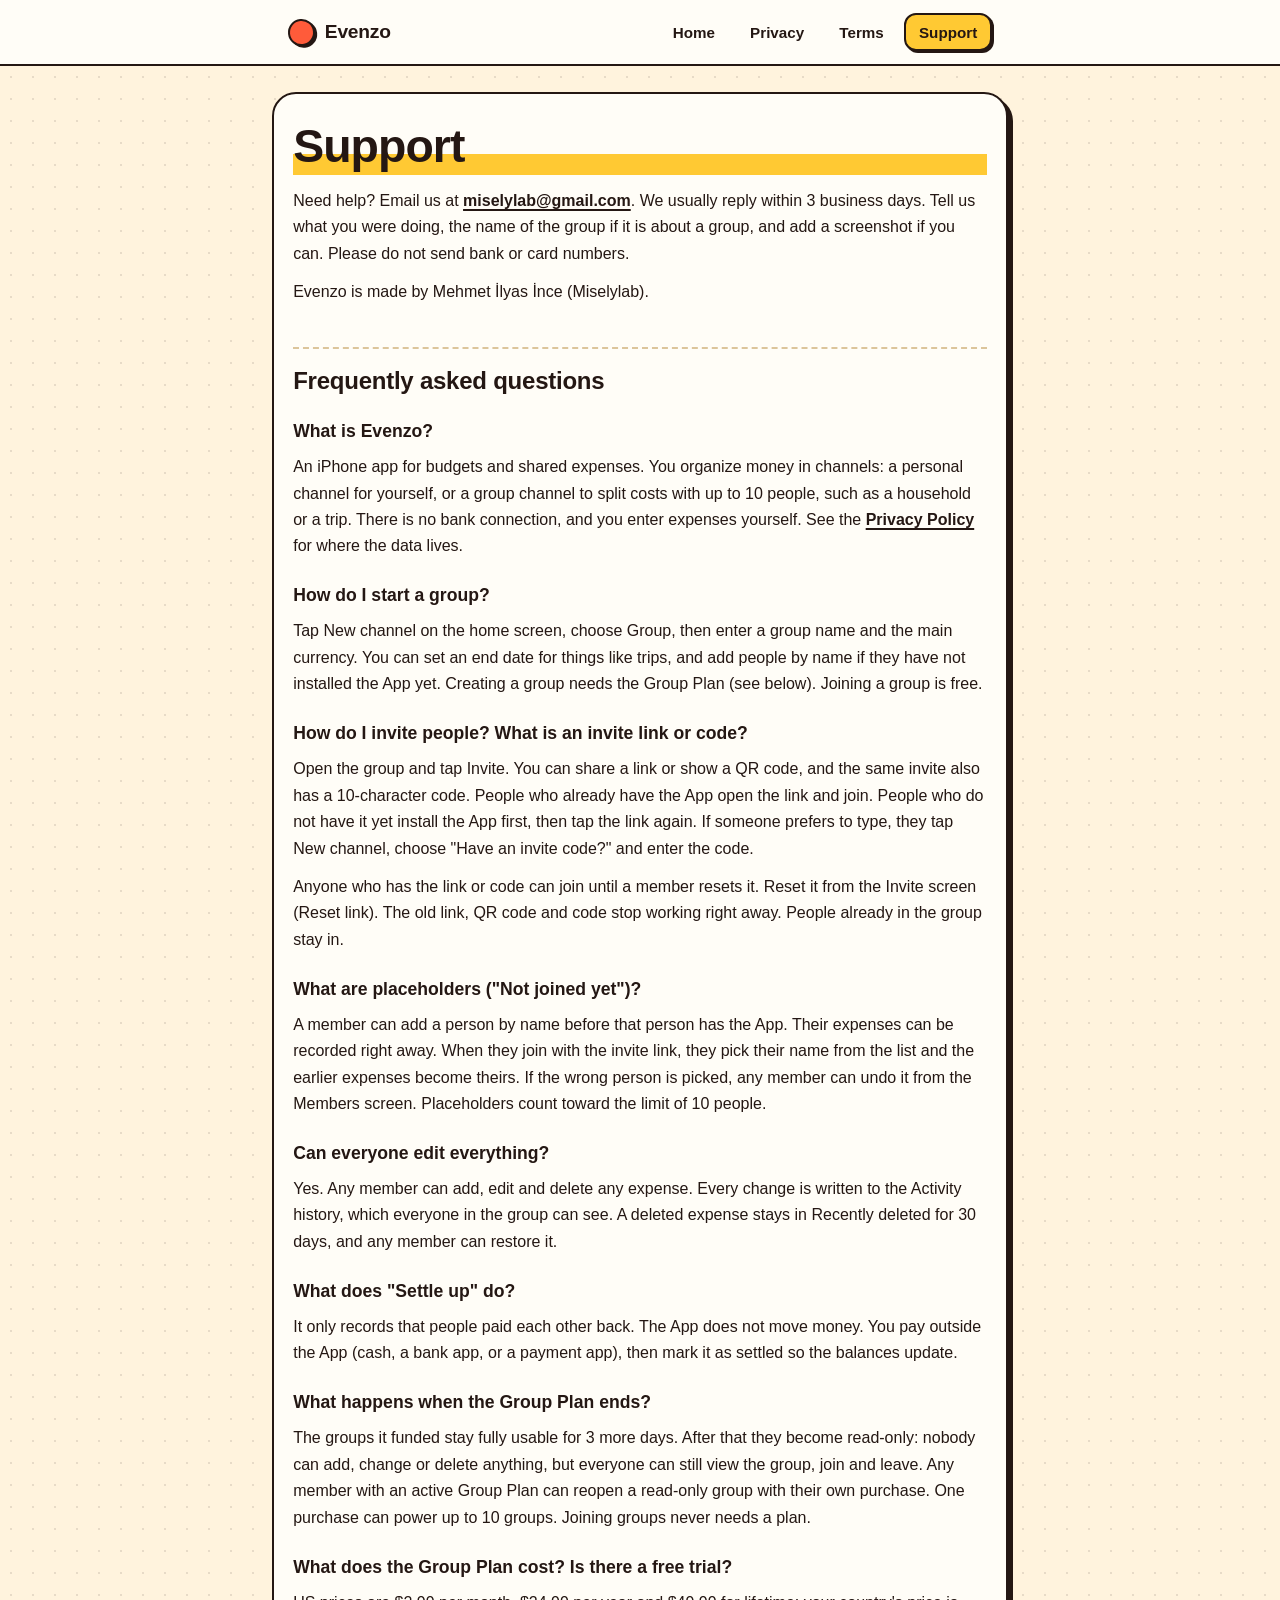
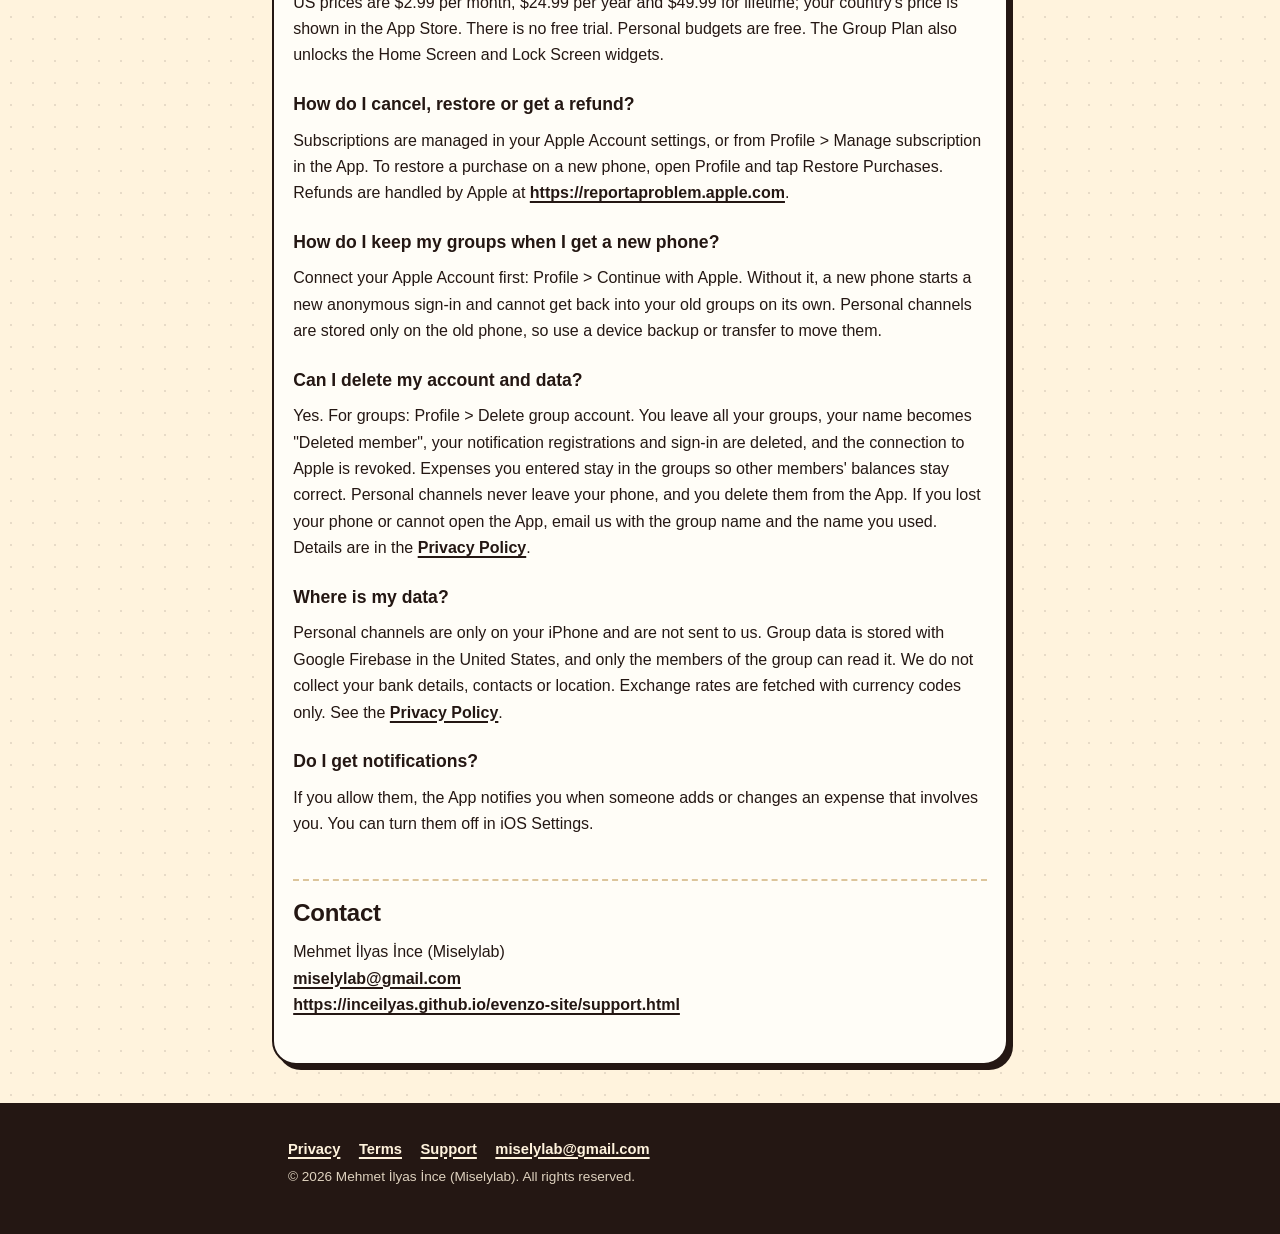
<file: support.html>
<!doctype html>
<html lang="en">
<head>
  <meta charset="utf-8">
  <meta name="viewport" content="width=device-width, initial-scale=1">
  <title>Support | Evenzo</title>
  <meta name="description" content="Contact and frequently asked questions for Evenzo: starting a group, invite links and codes, the Group Plan, restoring purchases, deleting your account and where your data lives.">
  <meta name="color-scheme" content="light">
  <meta name="theme-color" content="#FFF3DD">
  <link rel="canonical" href="https://inceilyas.github.io/evenzo-site/support.html">
  <link rel="alternate" hreflang="en" href="https://inceilyas.github.io/evenzo-site/support.html">
  <link rel="alternate" hreflang="x-default" href="https://inceilyas.github.io/evenzo-site/support.html">
  <link rel="icon" type="image/svg+xml" href="assets/favicon.svg">
  <link rel="stylesheet" href="assets/style.css">
</head>
<body data-page="support">
  <a class="skip" href="#main">Skip to content</a>
  <header class="site-header">
    <div class="wrap bar">
      <a class="brand" href="index.html"><span class="mark" aria-hidden="true"></span>Evenzo</a>
      <nav aria-label="Main menu">
        <a href="index.html">Home</a>
        <a href="privacy.html">Privacy</a>
        <a href="terms.html">Terms</a>
        <a href="support.html" aria-current="page">Support</a>
      </nav>
      <details class="langmenu">
        <summary class="lang" aria-label="Language: English">English</summary>
        <ul class="lang-list">
          <li><a href="support.html" hreflang="en" lang="en" aria-current="true">English</a></li>
        </ul>
      </details>
    </div>
  </header>
  <main id="main" class="wrap">
<h1>Support</h1>

<p>Need help? Email us at <strong><a href="mailto:miselylab@gmail.com">miselylab@gmail.com</a></strong>. We usually reply within 3 business days. Tell us what you were doing, the name of the group if it is about a group, and add a screenshot if you can. Please do not send bank or card numbers.</p>

<p>Evenzo is made by Mehmet İlyas İnce (Miselylab).</p>

<h2 id="h2-1">Frequently asked questions</h2>

<h3 id="q-1">What is Evenzo?</h3>

<p>An iPhone app for budgets and shared expenses. You organize money in channels: a personal channel for yourself, or a group channel to split costs with up to 10 people, such as a household or a trip. There is no bank connection, and you enter expenses yourself. See the <a href="privacy.html">Privacy Policy</a> for where the data lives.</p>

<h3 id="q-2">How do I start a group?</h3>

<p>Tap New channel on the home screen, choose Group, then enter a group name and the main currency. You can set an end date for things like trips, and add people by name if they have not installed the App yet. Creating a group needs the Group Plan (see below). Joining a group is free.</p>

<h3 id="q-3">How do I invite people? What is an invite link or code?</h3>

<p>Open the group and tap Invite. You can share a link or show a QR code, and the same invite also has a 10-character code. People who already have the App open the link and join. People who do not have it yet install the App first, then tap the link again. If someone prefers to type, they tap New channel, choose "Have an invite code?" and enter the code.</p>

<p>Anyone who has the link or code can join until a member resets it. Reset it from the Invite screen (Reset link). The old link, QR code and code stop working right away. People already in the group stay in.</p>

<h3 id="q-4">What are placeholders ("Not joined yet")?</h3>

<p>A member can add a person by name before that person has the App. Their expenses can be recorded right away. When they join with the invite link, they pick their name from the list and the earlier expenses become theirs. If the wrong person is picked, any member can undo it from the Members screen. Placeholders count toward the limit of 10 people.</p>

<h3 id="q-5">Can everyone edit everything?</h3>

<p>Yes. Any member can add, edit and delete any expense. Every change is written to the Activity history, which everyone in the group can see. A deleted expense stays in Recently deleted for 30 days, and any member can restore it.</p>

<h3 id="q-6">What does "Settle up" do?</h3>

<p>It only records that people paid each other back. The App does not move money. You pay outside the App (cash, a bank app, or a payment app), then mark it as settled so the balances update.</p>

<h3 id="q-7">What happens when the Group Plan ends?</h3>

<p>The groups it funded stay fully usable for 3 more days. After that they become read-only: nobody can add, change or delete anything, but everyone can still view the group, join and leave. Any member with an active Group Plan can reopen a read-only group with their own purchase. One purchase can power up to 10 groups. Joining groups never needs a plan.</p>

<h3 id="q-8">What does the Group Plan cost? Is there a free trial?</h3>

<p>US prices are $2.99 per month, $24.99 per year and $49.99 for lifetime; your country's price is shown in the App Store. There is no free trial. Personal budgets are free. The Group Plan also unlocks the Home Screen and Lock Screen widgets.</p>

<h3 id="q-9">How do I cancel, restore or get a refund?</h3>

<p>Subscriptions are managed in your Apple Account settings, or from Profile &gt; Manage subscription in the App. To restore a purchase on a new phone, open Profile and tap Restore Purchases. Refunds are handled by Apple at <a href="https://reportaproblem.apple.com" rel="noopener">https://reportaproblem.apple.com</a>.</p>

<h3 id="q-10">How do I keep my groups when I get a new phone?</h3>

<p>Connect your Apple Account first: Profile &gt; Continue with Apple. Without it, a new phone starts a new anonymous sign-in and cannot get back into your old groups on its own. Personal channels are stored only on the old phone, so use a device backup or transfer to move them.</p>

<h3 id="q-11">Can I delete my account and data?</h3>

<p>Yes. For groups: Profile &gt; Delete group account. You leave all your groups, your name becomes "Deleted member", your notification registrations and sign-in are deleted, and the connection to Apple is revoked. Expenses you entered stay in the groups so other members' balances stay correct. Personal channels never leave your phone, and you delete them from the App. If you lost your phone or cannot open the App, email us with the group name and the name you used. Details are in the <a href="privacy.html">Privacy Policy</a>.</p>

<h3 id="q-12">Where is my data?</h3>

<p>Personal channels are only on your iPhone and are not sent to us. Group data is stored with Google Firebase in the United States, and only the members of the group can read it. We do not collect your bank details, contacts or location. Exchange rates are fetched with currency codes only. See the <a href="privacy.html">Privacy Policy</a>.</p>

<h3 id="q-13">Do I get notifications?</h3>

<p>If you allow them, the App notifies you when someone adds or changes an expense that involves you. You can turn them off in iOS Settings.</p>

<h2 id="h2-2">Contact</h2>

<p>Mehmet İlyas İnce (Miselylab)<br>
<a href="mailto:miselylab@gmail.com">miselylab@gmail.com</a><br>
<a href="https://inceilyas.github.io/evenzo-site/support.html" rel="noopener">https://inceilyas.github.io/evenzo-site/support.html</a></p>
  </main>
  <footer class="site-footer">
    <div class="wrap">
      <nav class="footer-langs-wrap" aria-label="Language">
        <ul class="lang-list footer-langs">
          <li><a href="support.html" hreflang="en" lang="en" aria-current="true">English</a></li>
        </ul>
      </nav>
      <p class="links"><a href="privacy.html">Privacy</a> <a href="terms.html">Terms</a> <a href="support.html">Support</a> <a href="mailto:miselylab@gmail.com">miselylab@gmail.com</a></p>
      <p class="small">&copy; 2026 Mehmet İlyas İnce (Miselylab). All rights reserved.</p>
    </div>
  </footer>
</body>
</html>
</file>
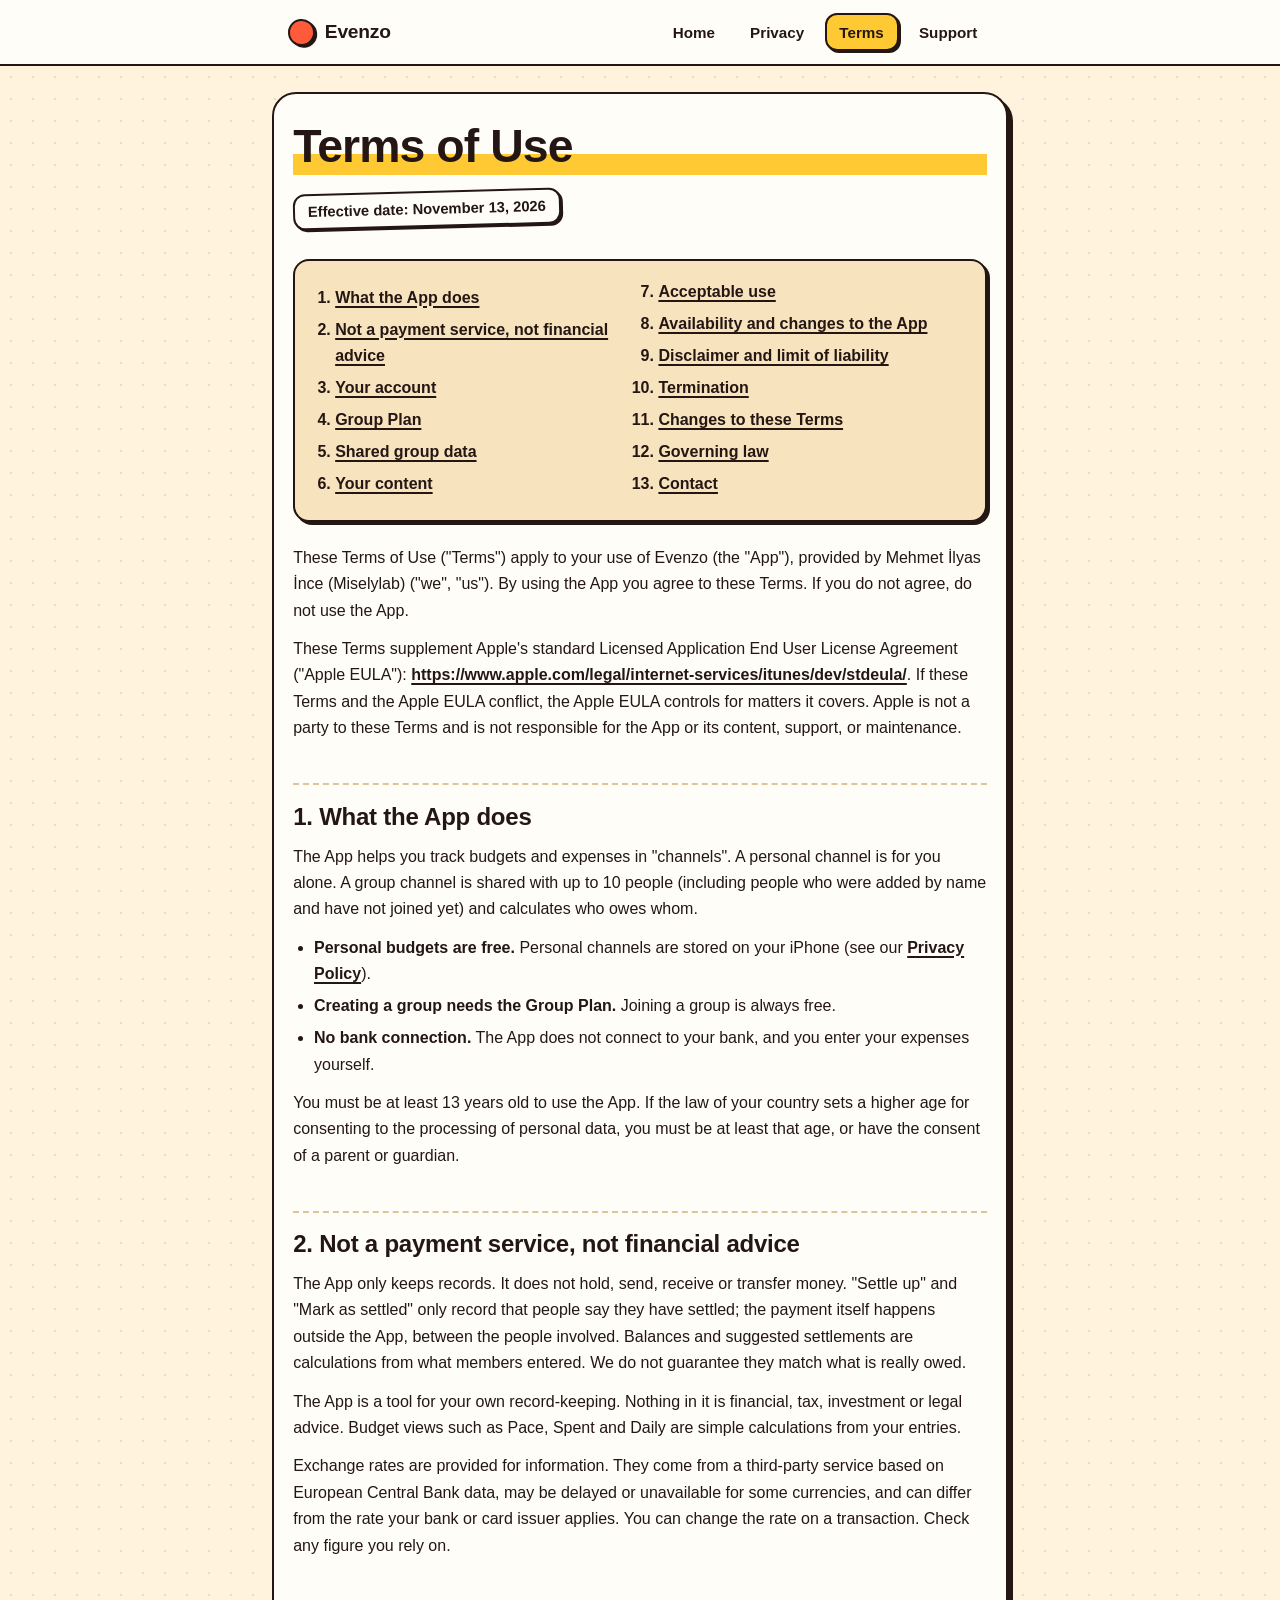
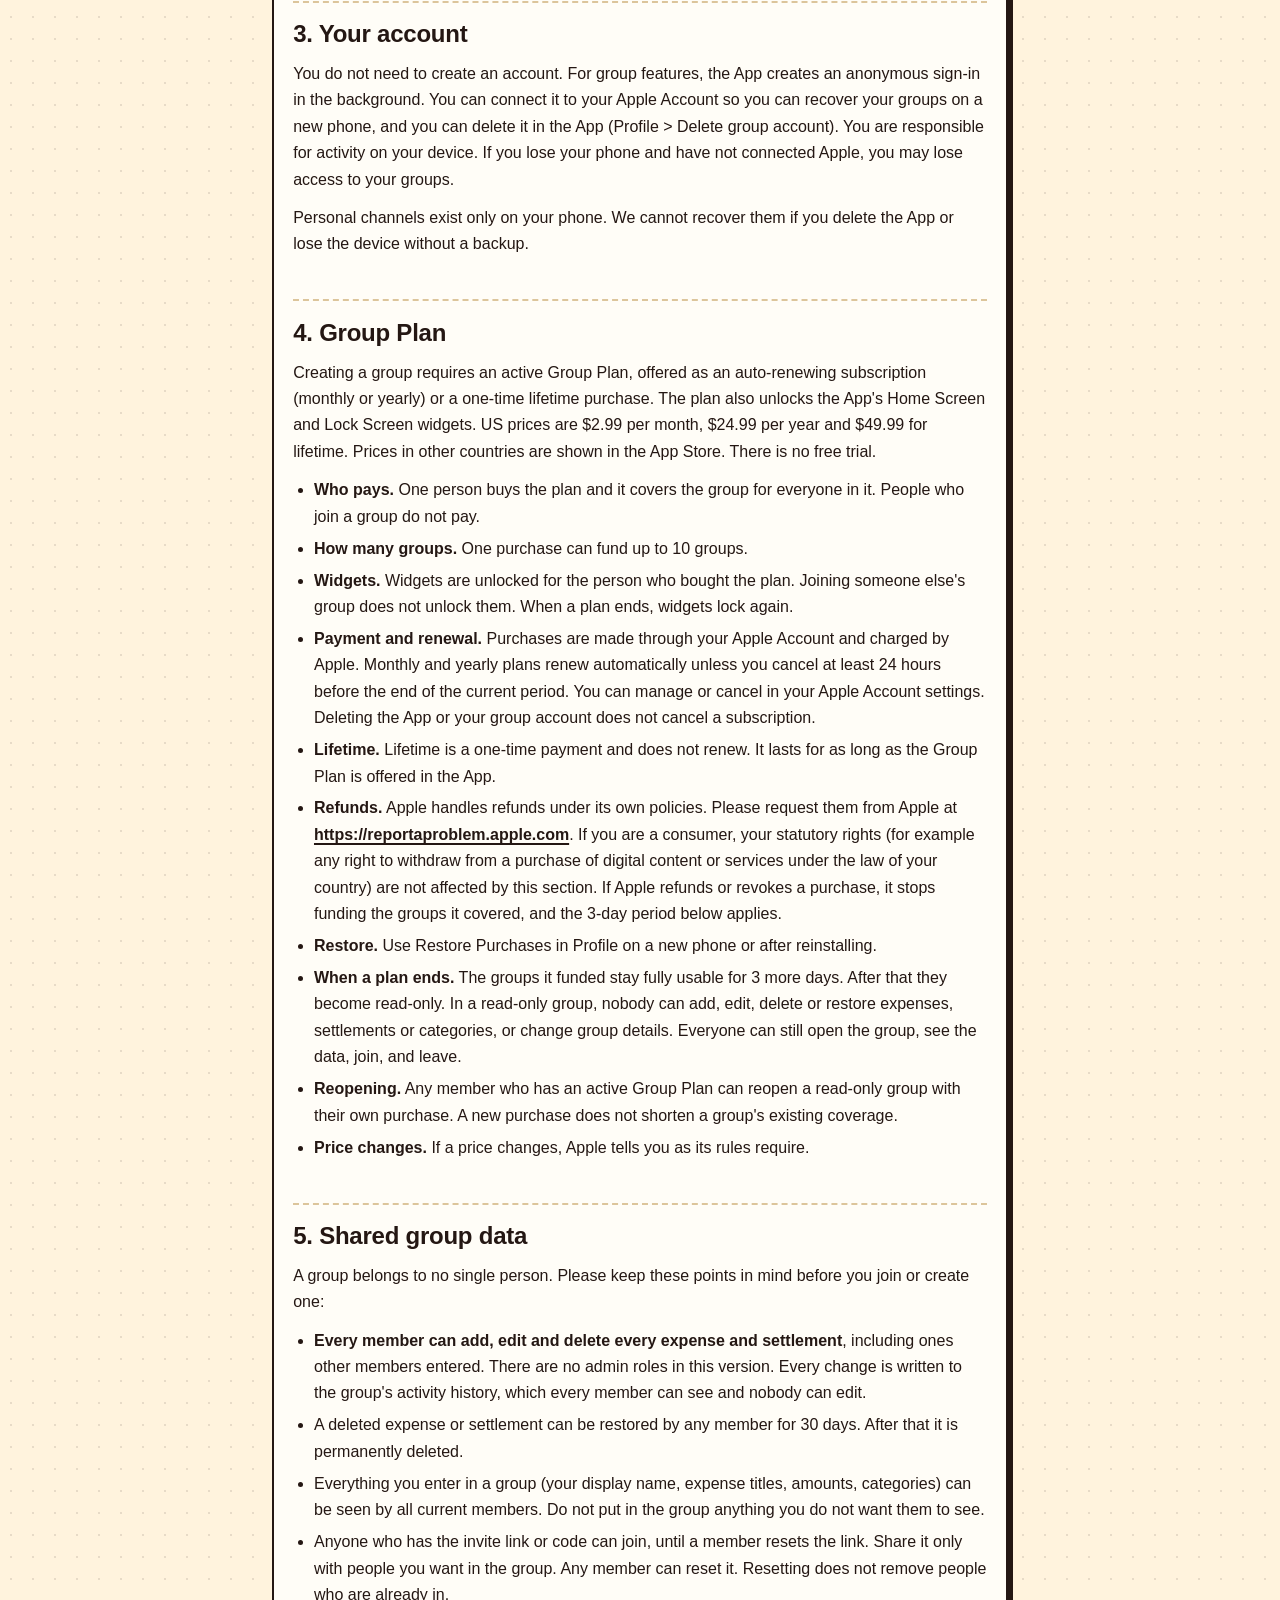
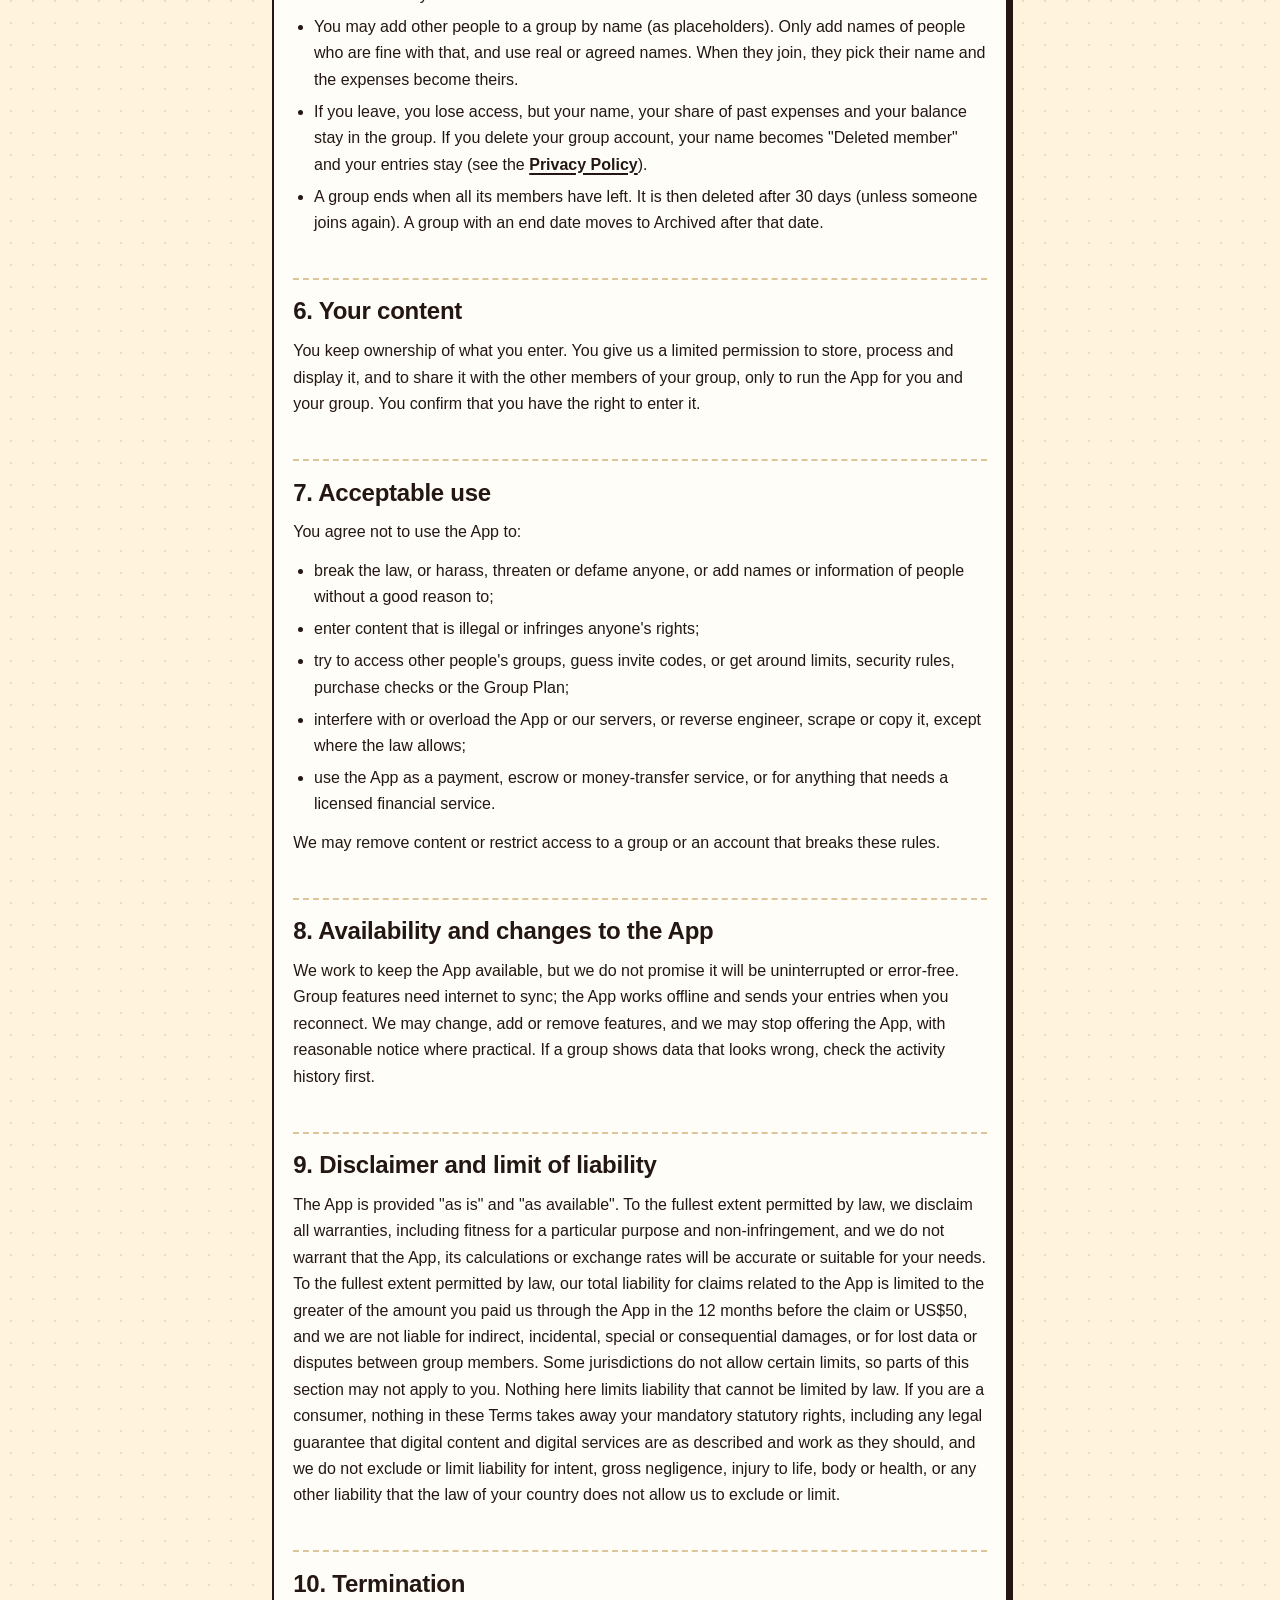
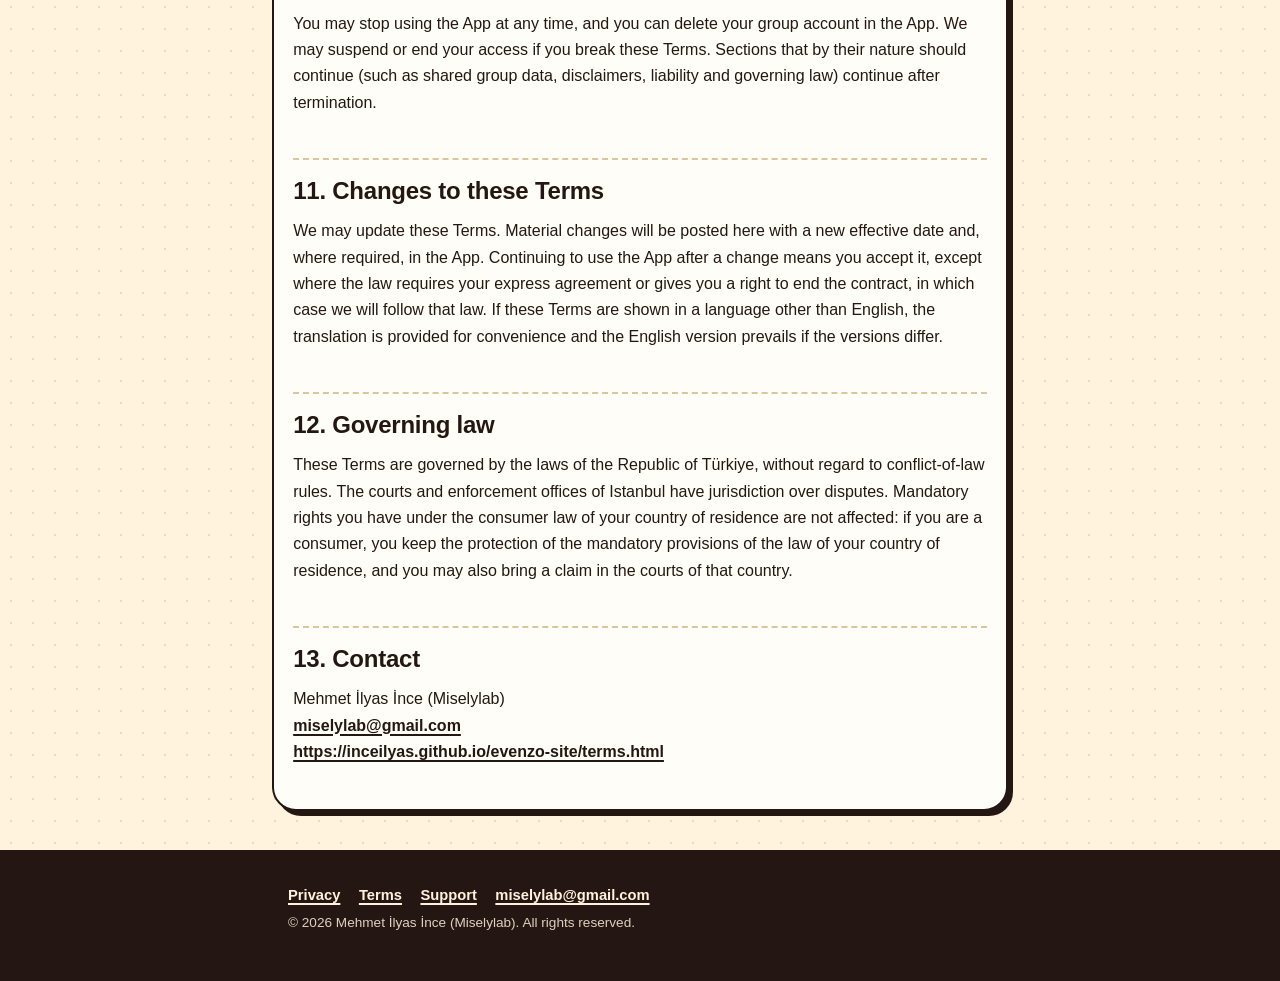
<file: terms.html>
<!doctype html>
<html lang="en">
<head>
  <meta charset="utf-8">
  <meta name="viewport" content="width=device-width, initial-scale=1">
  <title>Terms of Use | Evenzo</title>
  <meta name="description" content="The terms that apply when you use Evenzo: free personal budgets, the paid Group Plan, shared group data, acceptable use and liability.">
  <meta name="color-scheme" content="light">
  <meta name="theme-color" content="#FFF3DD">
  <link rel="canonical" href="https://inceilyas.github.io/evenzo-site/terms.html">
  <link rel="alternate" hreflang="en" href="https://inceilyas.github.io/evenzo-site/terms.html">
  <link rel="alternate" hreflang="x-default" href="https://inceilyas.github.io/evenzo-site/terms.html">
  <link rel="icon" type="image/svg+xml" href="assets/favicon.svg">
  <link rel="stylesheet" href="assets/style.css">
</head>
<body data-page="terms">
  <a class="skip" href="#main">Skip to content</a>
  <header class="site-header">
    <div class="wrap bar">
      <a class="brand" href="index.html"><span class="mark" aria-hidden="true"></span>Evenzo</a>
      <nav aria-label="Main menu">
        <a href="index.html">Home</a>
        <a href="privacy.html">Privacy</a>
        <a href="terms.html" aria-current="page">Terms</a>
        <a href="support.html">Support</a>
      </nav>
      <details class="langmenu">
        <summary class="lang" aria-label="Language: English">English</summary>
        <ul class="lang-list">
          <li><a href="terms.html" hreflang="en" lang="en" aria-current="true">English</a></li>
        </ul>
      </details>
    </div>
  </header>
  <main id="main" class="wrap">
<h1>Terms of Use</h1>

<p class="meta">Effective date: November 13, 2026</p>

<nav class="toc" aria-label="Contents">
  <ol>
    <li><a href="#section-1">What the App does</a></li>
    <li><a href="#section-2">Not a payment service, not financial advice</a></li>
    <li><a href="#section-3">Your account</a></li>
    <li><a href="#section-4">Group Plan</a></li>
    <li><a href="#section-5">Shared group data</a></li>
    <li><a href="#section-6">Your content</a></li>
    <li><a href="#section-7">Acceptable use</a></li>
    <li><a href="#section-8">Availability and changes to the App</a></li>
    <li><a href="#section-9">Disclaimer and limit of liability</a></li>
    <li><a href="#section-10">Termination</a></li>
    <li><a href="#section-11">Changes to these Terms</a></li>
    <li><a href="#section-12">Governing law</a></li>
    <li><a href="#section-13">Contact</a></li>
  </ol>
</nav>

<p>These Terms of Use ("Terms") apply to your use of Evenzo (the "App"), provided by Mehmet İlyas İnce (Miselylab) ("we", "us"). By using the App you agree to these Terms. If you do not agree, do not use the App.</p>

<p>These Terms supplement Apple's standard Licensed Application End User License Agreement ("Apple EULA"): <a href="https://www.apple.com/legal/internet-services/itunes/dev/stdeula/" rel="noopener">https://www.apple.com/legal/internet-services/itunes/dev/stdeula/</a>. If these Terms and the Apple EULA conflict, the Apple EULA controls for matters it covers. Apple is not a party to these Terms and is not responsible for the App or its content, support, or maintenance.</p>

<h2 id="section-1">1. What the App does</h2>

<p>The App helps you track budgets and expenses in "channels". A personal channel is for you alone. A group channel is shared with up to 10 people (including people who were added by name and have not joined yet) and calculates who owes whom.</p>

<ul>
  <li><strong>Personal budgets are free.</strong> Personal channels are stored on your iPhone (see our <a href="privacy.html">Privacy Policy</a>).</li>
  <li><strong>Creating a group needs the Group Plan.</strong> Joining a group is always free.</li>
  <li><strong>No bank connection.</strong> The App does not connect to your bank, and you enter your expenses yourself.</li>
</ul>

<p>You must be at least 13 years old to use the App. If the law of your country sets a higher age for consenting to the processing of personal data, you must be at least that age, or have the consent of a parent or guardian.</p>

<h2 id="section-2">2. Not a payment service, not financial advice</h2>

<p>The App only keeps records. It does not hold, send, receive or transfer money. "Settle up" and "Mark as settled" only record that people say they have settled; the payment itself happens outside the App, between the people involved. Balances and suggested settlements are calculations from what members entered. We do not guarantee they match what is really owed.</p>

<p>The App is a tool for your own record-keeping. Nothing in it is financial, tax, investment or legal advice. Budget views such as Pace, Spent and Daily are simple calculations from your entries.</p>

<p>Exchange rates are provided for information. They come from a third-party service based on European Central Bank data, may be delayed or unavailable for some currencies, and can differ from the rate your bank or card issuer applies. You can change the rate on a transaction. Check any figure you rely on.</p>

<h2 id="section-3">3. Your account</h2>

<p>You do not need to create an account. For group features, the App creates an anonymous sign-in in the background. You can connect it to your Apple Account so you can recover your groups on a new phone, and you can delete it in the App (Profile &gt; Delete group account). You are responsible for activity on your device. If you lose your phone and have not connected Apple, you may lose access to your groups.</p>

<p>Personal channels exist only on your phone. We cannot recover them if you delete the App or lose the device without a backup.</p>

<h2 id="section-4">4. Group Plan</h2>

<p>Creating a group requires an active Group Plan, offered as an auto-renewing subscription (monthly or yearly) or a one-time lifetime purchase. The plan also unlocks the App's Home Screen and Lock Screen widgets. US prices are $2.99 per month, $24.99 per year and $49.99 for lifetime. Prices in other countries are shown in the App Store. There is no free trial.</p>

<ul>
  <li><strong>Who pays.</strong> One person buys the plan and it covers the group for everyone in it. People who join a group do not pay.</li>
  <li><strong>How many groups.</strong> One purchase can fund up to 10 groups.</li>
  <li><strong>Widgets.</strong> Widgets are unlocked for the person who bought the plan. Joining someone else's group does not unlock them. When a plan ends, widgets lock again.</li>
  <li><strong>Payment and renewal.</strong> Purchases are made through your Apple Account and charged by Apple. Monthly and yearly plans renew automatically unless you cancel at least 24 hours before the end of the current period. You can manage or cancel in your Apple Account settings. Deleting the App or your group account does not cancel a subscription.</li>
  <li><strong>Lifetime.</strong> Lifetime is a one-time payment and does not renew. It lasts for as long as the Group Plan is offered in the App.</li>
  <li><strong>Refunds.</strong> Apple handles refunds under its own policies. Please request them from Apple at <a href="https://reportaproblem.apple.com" rel="noopener">https://reportaproblem.apple.com</a>. If you are a consumer, your statutory rights (for example any right to withdraw from a purchase of digital content or services under the law of your country) are not affected by this section. If Apple refunds or revokes a purchase, it stops funding the groups it covered, and the 3-day period below applies.</li>
  <li><strong>Restore.</strong> Use Restore Purchases in Profile on a new phone or after reinstalling.</li>
  <li><strong>When a plan ends.</strong> The groups it funded stay fully usable for 3 more days. After that they become read-only. In a read-only group, nobody can add, edit, delete or restore expenses, settlements or categories, or change group details. Everyone can still open the group, see the data, join, and leave.</li>
  <li><strong>Reopening.</strong> Any member who has an active Group Plan can reopen a read-only group with their own purchase. A new purchase does not shorten a group's existing coverage.</li>
  <li><strong>Price changes.</strong> If a price changes, Apple tells you as its rules require.</li>
</ul>

<h2 id="section-5">5. Shared group data</h2>

<p>A group belongs to no single person. Please keep these points in mind before you join or create one:</p>

<ul>
  <li><strong>Every member can add, edit and delete every expense and settlement</strong>, including ones other members entered. There are no admin roles in this version. Every change is written to the group's activity history, which every member can see and nobody can edit.</li>
  <li>A deleted expense or settlement can be restored by any member for 30 days. After that it is permanently deleted.</li>
  <li>Everything you enter in a group (your display name, expense titles, amounts, categories) can be seen by all current members. Do not put in the group anything you do not want them to see.</li>
  <li>Anyone who has the invite link or code can join, until a member resets the link. Share it only with people you want in the group. Any member can reset it. Resetting does not remove people who are already in.</li>
  <li>You may add other people to a group by name (as placeholders). Only add names of people who are fine with that, and use real or agreed names. When they join, they pick their name and the expenses become theirs.</li>
  <li>If you leave, you lose access, but your name, your share of past expenses and your balance stay in the group. If you delete your group account, your name becomes "Deleted member" and your entries stay (see the <a href="privacy.html">Privacy Policy</a>).</li>
  <li>A group ends when all its members have left. It is then deleted after 30 days (unless someone joins again). A group with an end date moves to Archived after that date.</li>
</ul>

<h2 id="section-6">6. Your content</h2>

<p>You keep ownership of what you enter. You give us a limited permission to store, process and display it, and to share it with the other members of your group, only to run the App for you and your group. You confirm that you have the right to enter it.</p>

<h2 id="section-7">7. Acceptable use</h2>

<p>You agree not to use the App to:</p>

<ul>
  <li>break the law, or harass, threaten or defame anyone, or add names or information of people without a good reason to;</li>
  <li>enter content that is illegal or infringes anyone's rights;</li>
  <li>try to access other people's groups, guess invite codes, or get around limits, security rules, purchase checks or the Group Plan;</li>
  <li>interfere with or overload the App or our servers, or reverse engineer, scrape or copy it, except where the law allows;</li>
  <li>use the App as a payment, escrow or money-transfer service, or for anything that needs a licensed financial service.</li>
</ul>

<p>We may remove content or restrict access to a group or an account that breaks these rules.</p>

<h2 id="section-8">8. Availability and changes to the App</h2>

<p>We work to keep the App available, but we do not promise it will be uninterrupted or error-free. Group features need internet to sync; the App works offline and sends your entries when you reconnect. We may change, add or remove features, and we may stop offering the App, with reasonable notice where practical. If a group shows data that looks wrong, check the activity history first.</p>

<h2 id="section-9">9. Disclaimer and limit of liability</h2>

<p>The App is provided "as is" and "as available". To the fullest extent permitted by law, we disclaim all warranties, including fitness for a particular purpose and non-infringement, and we do not warrant that the App, its calculations or exchange rates will be accurate or suitable for your needs. To the fullest extent permitted by law, our total liability for claims related to the App is limited to the greater of the amount you paid us through the App in the 12 months before the claim or US$50, and we are not liable for indirect, incidental, special or consequential damages, or for lost data or disputes between group members. Some jurisdictions do not allow certain limits, so parts of this section may not apply to you. Nothing here limits liability that cannot be limited by law. If you are a consumer, nothing in these Terms takes away your mandatory statutory rights, including any legal guarantee that digital content and digital services are as described and work as they should, and we do not exclude or limit liability for intent, gross negligence, injury to life, body or health, or any other liability that the law of your country does not allow us to exclude or limit.</p>

<h2 id="section-10">10. Termination</h2>

<p>You may stop using the App at any time, and you can delete your group account in the App. We may suspend or end your access if you break these Terms. Sections that by their nature should continue (such as shared group data, disclaimers, liability and governing law) continue after termination.</p>

<h2 id="section-11">11. Changes to these Terms</h2>

<p>We may update these Terms. Material changes will be posted here with a new effective date and, where required, in the App. Continuing to use the App after a change means you accept it, except where the law requires your express agreement or gives you a right to end the contract, in which case we will follow that law. If these Terms are shown in a language other than English, the translation is provided for convenience and the English version prevails if the versions differ.</p>

<h2 id="section-12">12. Governing law</h2>

<p>These Terms are governed by the laws of the Republic of Türkiye, without regard to conflict-of-law rules. The courts and enforcement offices of Istanbul have jurisdiction over disputes. Mandatory rights you have under the consumer law of your country of residence are not affected: if you are a consumer, you keep the protection of the mandatory provisions of the law of your country of residence, and you may also bring a claim in the courts of that country.</p>

<h2 id="section-13">13. Contact</h2>

<p>Mehmet İlyas İnce (Miselylab)<br>
<a href="mailto:miselylab@gmail.com">miselylab@gmail.com</a><br>
<a href="https://inceilyas.github.io/evenzo-site/terms.html" rel="noopener">https://inceilyas.github.io/evenzo-site/terms.html</a></p>
  </main>
  <footer class="site-footer">
    <div class="wrap">
      <nav class="footer-langs-wrap" aria-label="Language">
        <ul class="lang-list footer-langs">
          <li><a href="terms.html" hreflang="en" lang="en" aria-current="true">English</a></li>
        </ul>
      </nav>
      <p class="links"><a href="privacy.html">Privacy</a> <a href="terms.html">Terms</a> <a href="support.html">Support</a> <a href="mailto:miselylab@gmail.com">miselylab@gmail.com</a></p>
      <p class="small">&copy; 2026 Mehmet İlyas İnce (Miselylab). All rights reserved.</p>
    </div>
  </footer>
</body>
</html>
</file>
<file: assets/style.css>
/* B3 Sticker palette from the app (design/b3-sistem.md): cream ground, ink outlines, hard offset shadows, tomato accent.
   System fonts only. No external resources. */
:root {
  --bg: #FFF3DD;          /* cream page background */
  --surface: #FFFDF7;     /* cards and fields */
  --sand: #F7E3BE;        /* quiet fills */
  --hairline: #DCC59B;    /* thin dividers */
  --ink: #241713;         /* text, outlines, hard shadows */
  --ink-2: #6B574A;       /* secondary text (6.2:1 on cream) */
  --tomato: #FF5B3A;      /* accent: fills and decoration. Not used for text: 2.8:1 on cream */
  --tomato-tint: #FFD3C6;
  --sun: #FFC933;
  --sun-tint: #FFEBA6;
  --teal: #17B196;
  --teal-tint: #C2F0E3;
  --line: 2.5px;
  color-scheme: light;
}
* { box-sizing: border-box; }
html { -webkit-text-size-adjust: 100%; scroll-behavior: smooth; }
body {
  margin: 0;
  background-color: var(--bg);
  background-image: radial-gradient(rgba(36, 23, 19, .11) 1.3px, transparent 1.4px);
  background-size: 22px 22px;
  color: var(--ink);
  font: 1rem/1.65 ui-rounded, "SF Pro Rounded", -apple-system, BlinkMacSystemFont, "SF Pro Text", "Segoe UI", Roboto, "Helvetica Neue", Arial, sans-serif;
}
.wrap { width: 100%; max-width: 46rem; margin: 0 auto; padding-left: 16px; padding-right: 16px; }

/* Links: ink with an underline (tomato fails 4.5:1 on cream). Hover adds a sun highlight. */
a { color: var(--ink); font-weight: 600; text-decoration: underline; text-decoration-thickness: 2px; text-underline-offset: .18em; overflow-wrap: anywhere; }
a:hover { background: var(--sun); text-decoration-thickness: 3px; }
a:focus-visible, .table-wrap:focus-visible, summary:focus-visible { outline: 3px solid var(--ink); outline-offset: 3px; border-radius: 6px; box-shadow: 0 0 0 6px var(--sun); }

.skip { position: absolute; left: -999px; top: 0; background: var(--sun); color: var(--ink); border: var(--line) solid var(--ink); border-radius: 12px; padding: .6rem 1rem; z-index: 10; font-weight: 800; text-decoration: none; }
.skip:focus { left: 8px; top: 8px; }

/* Header */
.site-header { border-bottom: var(--line) solid var(--ink); background: var(--surface); }
.bar { display: flex; flex-wrap: wrap; align-items: center; gap: .4rem 1rem; padding-top: .8rem; padding-bottom: .8rem; }
.brand { display: inline-flex; align-items: center; gap: .6rem; color: var(--ink); font-size: 1.2rem; font-weight: 800; letter-spacing: -.01em; text-decoration: none; margin-right: auto; }
.brand:hover { background: none; }
.mark { width: 1.7rem; height: 1.7rem; flex: none; border: var(--line) solid var(--ink); border-radius: 50%; background: var(--tomato); box-shadow: 2px 2px 0 var(--ink); transform: rotate(-6deg); }
nav { display: flex; flex-wrap: wrap; gap: .35rem; }
.site-header nav a { color: var(--ink); text-decoration: none; padding: .3rem .8rem; border: 2px solid transparent; border-radius: 12px; font-size: .95rem; font-weight: 700; }
.site-header nav a:hover { background: var(--sun-tint); border-color: var(--ink); }
.site-header nav a[aria-current="page"] { background: var(--sun); border-color: var(--ink); box-shadow: 2px 2px 0 var(--ink); }

/* Page body: legal pages sit on a sticker card, the home page on the dotted ground */
main.wrap { margin: 1.6rem auto 2.4rem; padding: 1.6rem 1.2rem 2rem; background: var(--surface); border: var(--line) solid var(--ink); border-radius: 24px; box-shadow: 5px 5px 0 var(--ink); width: calc(100% - 32px); max-width: 46rem; }
body[data-page="index"] main.wrap { background: none; border: 0; box-shadow: none; border-radius: 0; padding: 0 16px; width: 100%; margin-top: 2rem; }
h1, h2, h3 { line-height: 1.2; }
h1 { font-weight: 800; font-size: clamp(2rem, 8vw, 2.9rem); letter-spacing: -.02em; margin: 0 0 .8rem; overflow-wrap: anywhere; }
h1 span, main > h1 { background: linear-gradient(transparent 62%, var(--sun) 62%); -webkit-box-decoration-break: clone; box-decoration-break: clone; }
h2 { font-size: 1.5rem; font-weight: 800; letter-spacing: -.01em; margin: 2.6rem 0 .6rem; padding-top: 1.1rem; border-top: 2px dashed var(--hairline); scroll-margin-top: 1rem; }
h3 { font-size: 1.1rem; font-weight: 800; margin: 1.6rem 0 .3rem; }
h2:first-child, .hero + h2, .toc + h2, .note + h2 { border-top: 0; padding-top: 0; }
p, ul, ol { margin: .75rem 0; }
ul, ol { padding-left: 1.3rem; }
li { margin: .35rem 0; }
li::marker { color: var(--ink); font-weight: 800; }
strong { font-weight: 800; }
.lead { font-size: 1.2rem; font-weight: 600; color: var(--ink-2); max-width: 38rem; }
.meta { display: inline-block; margin: .2rem 0 .6rem; padding: .25rem .8rem; background: var(--surface); border: var(--line) solid var(--ink); border-radius: 12px; box-shadow: 2px 2px 0 var(--ink); font-size: .92rem; font-weight: 700; color: var(--ink); transform: rotate(-1.5deg); }
.hero { padding: .6rem 0 .4rem; }
.tag { display: inline-block; margin: 0 0 .9rem; padding: .25rem .8rem; background: var(--sun); border: var(--line) solid var(--ink); border-radius: 12px; box-shadow: 2px 2px 0 var(--ink); font-size: .92rem; font-weight: 800; transform: rotate(-2deg); }
.store { font-weight: 700; color: var(--ink-2); }

/* Buttons */
.actions { display: flex; flex-wrap: wrap; gap: .8rem; margin: 1.4rem 0 .6rem; }
.btn { display: inline-block; padding: .8rem 1.3rem; background: var(--tomato); border: var(--line) solid var(--ink); border-radius: 18px; box-shadow: 0 5px 0 var(--ink); color: var(--ink); font-size: 1.05rem; font-weight: 800; text-decoration: none; }
.btn:hover { background: var(--tomato); text-decoration: none; transform: translateY(2px); box-shadow: 0 3px 0 var(--ink); }
.btn-quiet { background: var(--surface); }
.btn-quiet:hover { background: var(--sun-tint); }

/* Cards */
.grid { display: grid; grid-template-columns: repeat(auto-fit, minmax(14rem, 1fr)); gap: 1.1rem; margin: 1.2rem 0 1.6rem; padding: 0; list-style: none; }
.card { position: relative; background: var(--surface); border: var(--line) solid var(--ink); border-radius: 24px; box-shadow: 5px 5px 0 var(--ink); padding: 1rem 1.2rem 1.1rem; margin: 0; }
.card.c-tomato { background: var(--tomato-tint); }
.card.c-sun { background: var(--sun-tint); }
.card.c-teal { background: var(--teal-tint); }
.card h3 { margin-top: 0; }
.card p { margin: .3rem 0 0; font-size: .98rem; }
.card h3 a { text-decoration: none; }
.card h3 a::after { content: ""; position: absolute; inset: 0; border-radius: 24px; }
.card h3 a:hover { background: none; text-decoration: underline; text-decoration-thickness: 3px; }
.card:hover { background: var(--sun-tint); }
.card:focus-within { outline: 3px solid var(--ink); outline-offset: 3px; }
.card h3 a:focus-visible { outline: none; box-shadow: none; }

.toc { display: block; background: var(--sand); border: var(--line) solid var(--ink); border-radius: 16px; box-shadow: 3px 3px 0 var(--ink); padding: .8rem 1.2rem; margin: 1.4rem 0; }
.toc ol { columns: 2 14rem; margin: .3rem 0; }
.toc a { font-weight: 600; }

/* Tables */
.table-wrap { overflow-x: auto; margin: 1rem 0; border: var(--line) solid var(--ink); border-radius: 16px; background: var(--surface); }
table { border-collapse: collapse; width: 100%; min-width: 34rem; font-size: .95rem; }
th, td { text-align: left; vertical-align: top; padding: .65rem .85rem; border-bottom: 2px solid var(--hairline); }
th { background: var(--sand); font-weight: 800; border-bottom: var(--line) solid var(--ink); }
tr:last-child td { border-bottom: 0; }
td:first-child { font-weight: 700; }

code { font: .92em ui-monospace, SFMono-Regular, Menlo, monospace; background: var(--sand); padding: .1em .35em; border-radius: 6px; }

/* Footer */
.site-footer { background: var(--ink); color: var(--bg); font-size: .92rem; padding: 1.8rem 0 2.6rem; }
.site-footer p { margin: .3rem 0; }
.site-footer a { color: var(--bg); }
.site-footer a:hover { background: var(--tomato); color: var(--ink); }
.site-footer a:focus-visible { outline-color: var(--sun); box-shadow: none; }
.site-footer .links a { margin-right: .9rem; }
.site-footer .small { font-size: .85rem; opacity: .85; }

/* Language switcher: <details> menu, no JavaScript. Full list repeated in the footer. Hidden while only one language is published. */
.langmenu { position: relative; }
.langmenu summary { list-style: none; cursor: pointer; color: var(--ink); background: var(--surface); padding: .3rem .8rem; border: 2px solid var(--ink); border-radius: 12px; font-size: .95rem; font-weight: 700; }
.langmenu summary::-webkit-details-marker { display: none; }
.langmenu summary::after { content: ""; display: inline-block; width: .4em; height: .4em; margin-left: .5em; border-right: 2px solid currentColor; border-bottom: 2px solid currentColor; transform: translateY(-.15em) rotate(45deg); }
.langmenu[open] summary, .langmenu summary:hover { background: var(--sun); }
.langmenu[open] summary::after { transform: translateY(.05em) rotate(225deg); }
.langmenu .lang-list { position: absolute; right: 0; top: calc(100% + .4rem); z-index: 10; min-width: 12rem; max-height: min(70vh, 26rem); overflow-y: auto; margin: 0; padding: .3rem; list-style: none; background: var(--surface); border: var(--line) solid var(--ink); border-radius: 16px; box-shadow: 4px 4px 0 var(--ink); }
.lang-list li { margin: 0; }
.lang-list a { display: block; padding: .5rem .7rem; border-radius: 10px; text-decoration: none; font-size: .95rem; }
.lang-list a:hover { background: var(--sun-tint); }
.lang-list a[aria-current="true"] { background: var(--sun); box-shadow: inset 3px 0 0 var(--ink); }
.footer-langs-wrap { margin: .2rem 0 .9rem; }
.footer-langs { display: flex; flex-wrap: wrap; gap: .4rem; padding: 0; margin: 0; list-style: none; }
.footer-langs a { display: inline-block; padding: .3rem .7rem; border: 2px solid var(--bg); border-radius: 10px; text-decoration: none; }
.footer-langs a[aria-current="true"] { background: var(--bg); color: var(--ink); }
/* One published language: no switcher */
.langmenu:not(:has(li + li)), .footer-langs-wrap:not(:has(li + li)) { display: none; }

/* Legal translation note */
.note { background: var(--sun-tint); border: var(--line) solid var(--ink); border-radius: 16px; box-shadow: 3px 3px 0 var(--ink); padding: .1rem 1rem; margin: 1.2rem 0; font-size: .95rem; }

@media (max-width: 40rem) {
  main.wrap { padding-left: 1rem; padding-right: 1rem; border-radius: 20px; box-shadow: 4px 4px 0 var(--ink); }
  body[data-page="index"] main.wrap { padding-left: 16px; padding-right: 16px; border-radius: 0; box-shadow: none; }
  .langmenu { position: static; }
  .langmenu .lang-list { left: 16px; right: 16px; top: 100%; min-width: 0; display: grid; grid-template-columns: 1fr 1fr; gap: .1rem .4rem; }
  .bar { position: relative; }
  .btn { width: 100%; text-align: center; }
}
@media (prefers-reduced-motion: reduce) { html { scroll-behavior: auto; } .btn:hover { transform: none; } }
@media print {
  .site-header, .skip, .toc, .langmenu, .footer-langs-wrap { display: none; }
  body, .site-footer, main { background: #fff; color: #000; box-shadow: none; border: 0; }
  .site-footer a, a { color: #000; }
  h2 { border-top: 0; }
}
</file>
